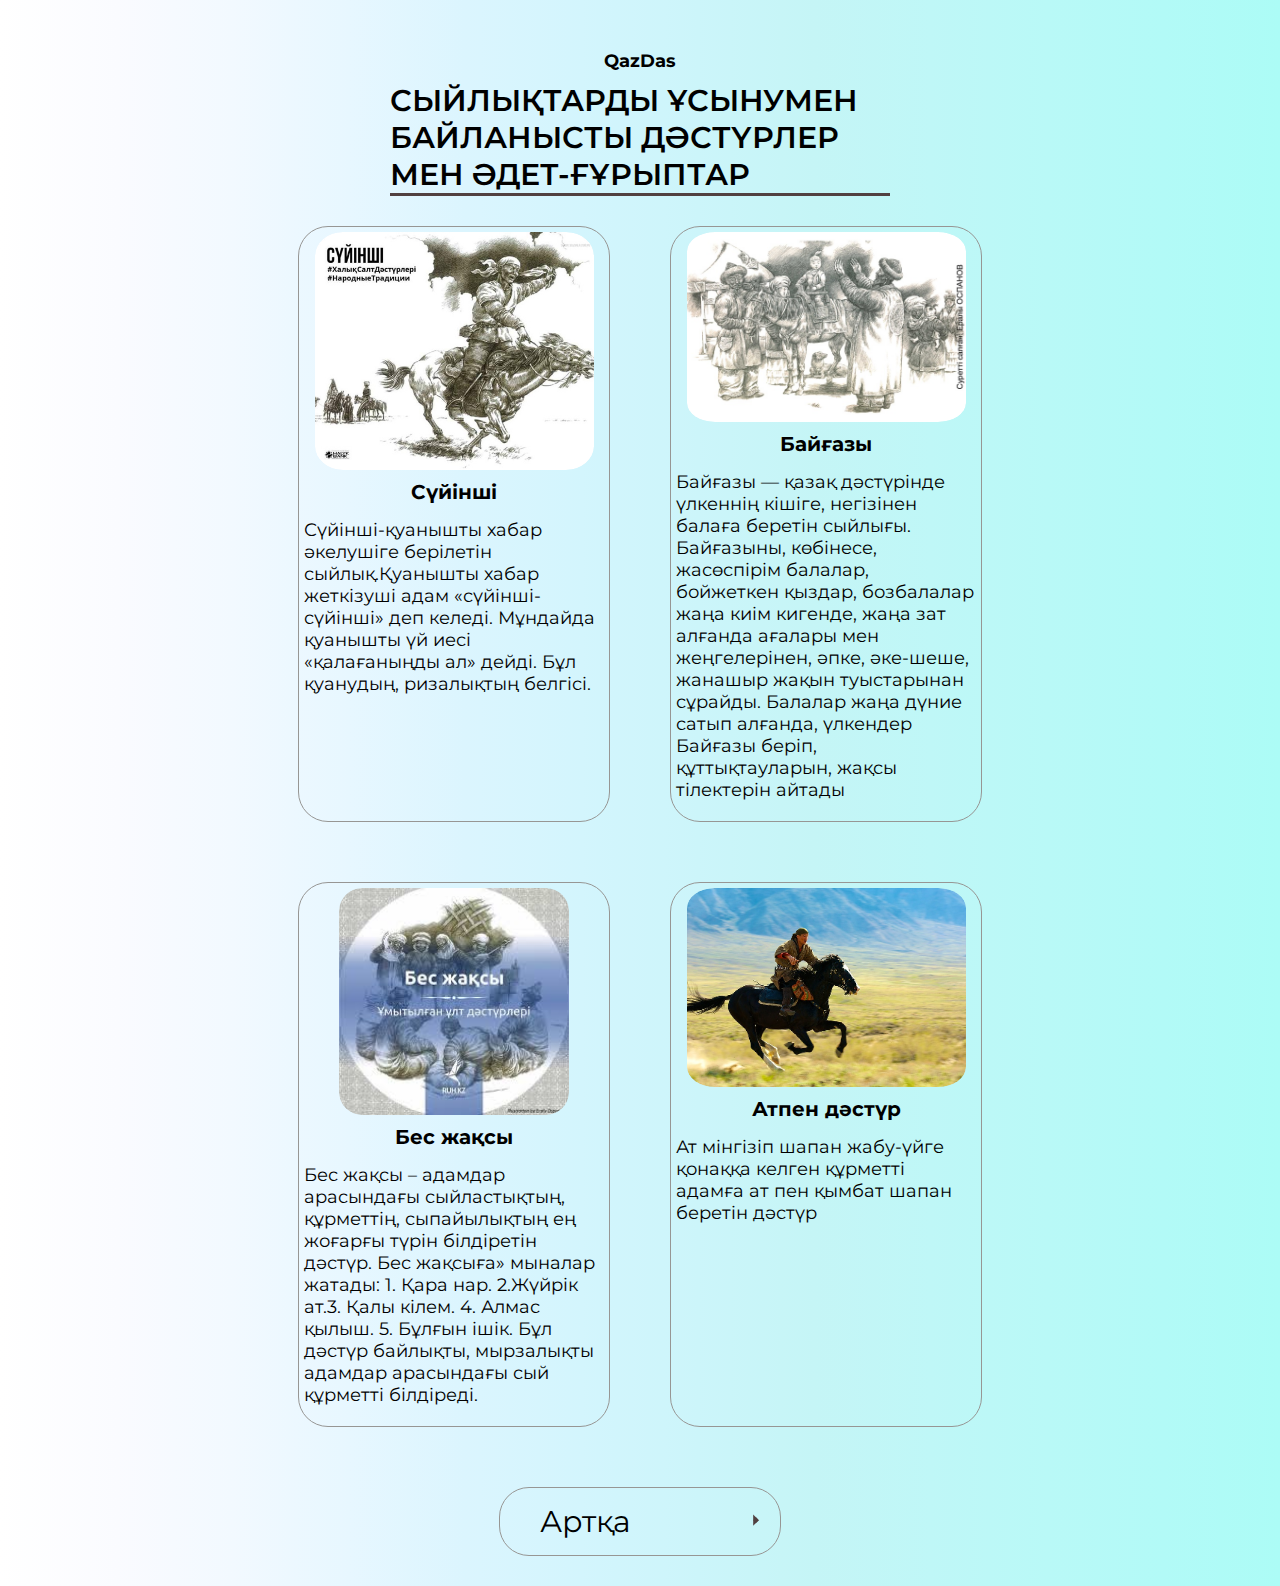
<file: index1.html>
<!DOCTYPE html>
<html lang="en">
<head>
    <meta charset="UTF-8">
    <meta name="viewport" content="width=device-width, initial-scale=1.0">
    <link rel="stylesheet" href="./styles/style.css">
    <title>QazDas-1</title>
</head>
<body>
 
    <section class="info">
        <div class="section-name info-name">
            <h3 class="section-subtitle info-subtitle">QazDas</h3>
            <h1 class="section-title info-title">СЫЙЛЫҚТАРДЫ ҰСЫНУМЕН БАЙЛАНЫСТЫ ДӘСТҮРЛЕР МЕН ӘДЕТ-ҒҰРЫПТАР</h1>
        </div>
    
        <div class="info__cards-box">
            <div class="info__card">
                <div class="info__card-div-img">
                <img src="./images/suyinshi.jpg" alt="" class="info__card-img">
                </div>
                <h3 class="info__card-title">
                    Сүйінші
                </h3>
                <p class="info__card-text">
                    Сүйінші-қуанышты хабар әкелушіге берілетін сыйлық.Қуанышты хабар жеткізуші адам
                    «сүйінші-сүйінші» деп келеді. Мұндайда қуанышты үй иесі «қалағаныңды ал» дейді.
                    Бұл қуанудың, ризалықтың белгісі. 
                </p>
            </div>
    
            <div class="info__card">
                <div class="info__card-div-img">
                <img src="./images/baygazy.jpg" alt="" class="info__card-img">
                </div>
                <h3 class="info__card-title">
                    Байғазы
                </h3>
                <p class="info__card-text">
                    Байғазы — қазақ дәстүрінде үлкеннің кішіге, негізінен балаға беретін сыйлығы.
                    Байғазыны, көбінесе, жасөспірім балалар, бойжеткен қыздар, бозбалалар жаңа киім кигенде,
                    жаңа зат алғанда ағалары мен жеңгелерінен, әпке, әке-шеше, жанашыр жақын туыстарынан сұрайды.
                    Балалар жаңа дүние сатып алғанда, үлкендер Байғазы беріп, құттықтауларын, жақсы тілектерін айтады
                </p>
            </div>
    
            <div class="info__card">
                <div class="info__card-div-img">
                <img src="./images/besjaksy.jpeg" alt="" class="info__card-img">
                </div>
                <h3 class="info__card-title">
                    Бес жақсы
                </h3>
                <p class="info__card-text">
                    Бес жақсы – адамдар арасындағы сыйластықтың, құрметтің, сыпайылықтың ең жоғарғы түрін білдіретін дәстүр.
                    Бес жақсыға» мыналар жатады: 1. Қара нар. 2.Жүйрік ат.3. Қалы кілем. 4. Алмас қылыш. 5. Бұлғын ішік.
                    Бұл дәстүр байлықты, мырзалықты адамдар арасындағы сый құрметті білдіреді.
                </p>
            </div>
    
            <div class="info__card">
                <div class="info__card-div-img">
                <img src="./images/atpen.jpg" alt="" class="info__card-img">
                </div>
                <h3 class="info__card-title">
                    Атпен дәстүр
                </h3>
                <p class="info__card-text">
                    Ат мінгізіп шапан жабу-үйге қонаққа келген құрметті адамға ат пен қымбат шапан беретін дәстүр
                </p>
            </div>
        </div>
        </section>

        <section class="exclusive__button-section">
            <div class="welcome__buttons-div">
                <div class="welcome__buttons">
                    <a href="./index.html" class="link welcome__link">Артқа</a>
                </div>
                </div>
        </section>
</body>
</html>
</file>
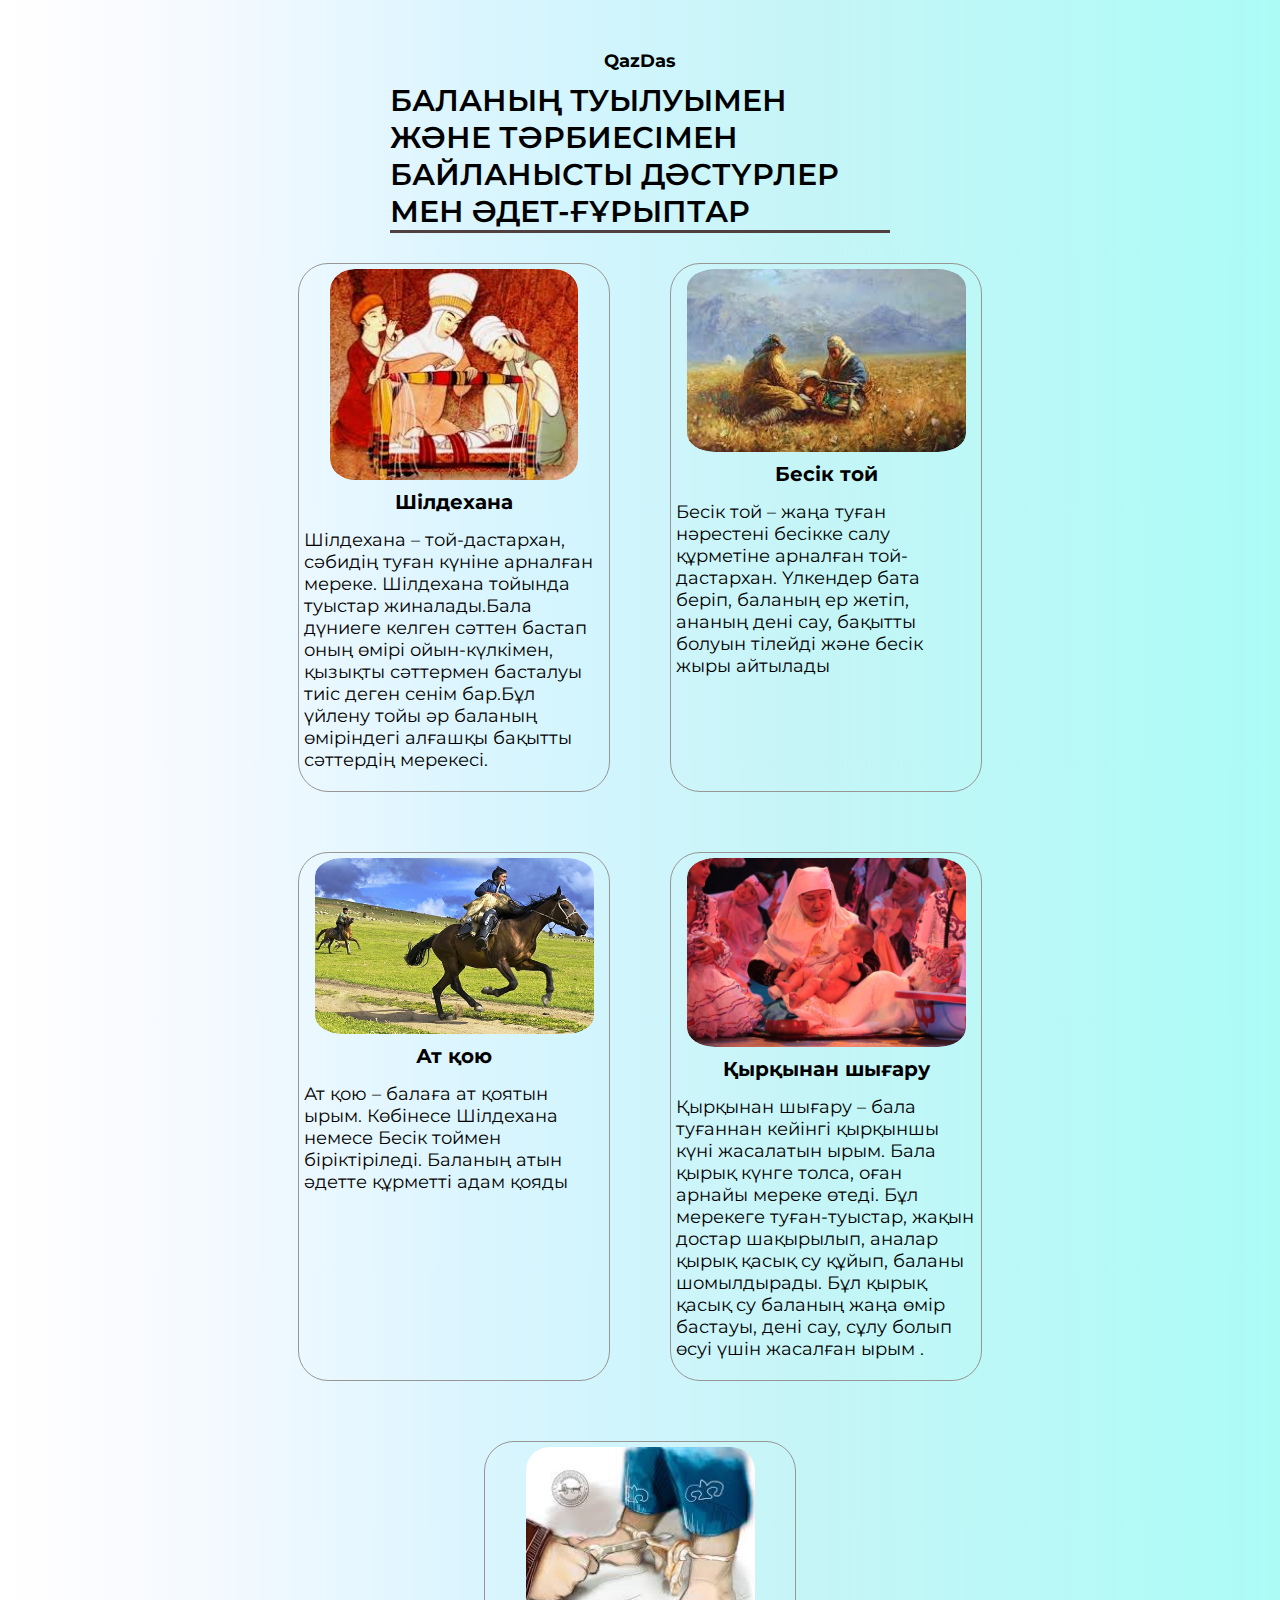
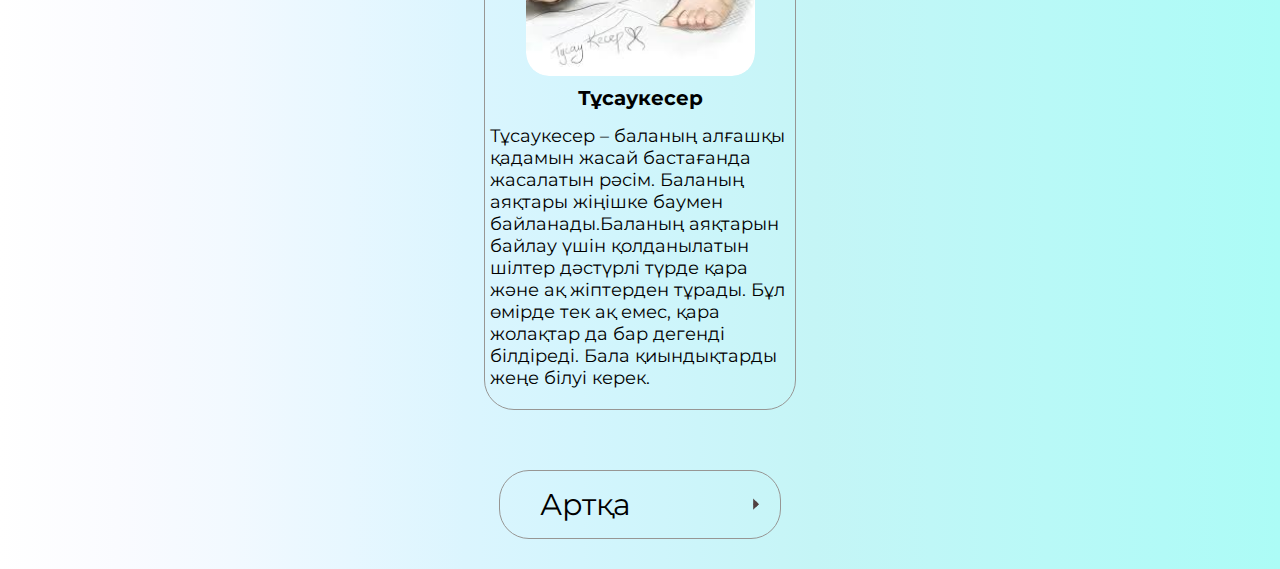
<file: index2.html>
<!DOCTYPE html>
<html lang="en">
<head>
    <meta charset="UTF-8">
    <meta name="viewport" content="width=device-width, initial-scale=1.0">
    <link rel="stylesheet" href="./styles/style.css">
    <title>QazDas-2</title>
</head>
<body>
    
    <section class="info">
        <div class="section-name info-name">
            <h3 class="section-subtitle info-subtitle">QazDas</h3>
            <h1 class="section-title info-title">БАЛАНЫҢ ТУЫЛУЫМЕН ЖӘНЕ ТӘРБИЕСІМЕН БАЙЛАНЫСТЫ ДӘСТҮРЛЕР МЕН ӘДЕТ-ҒҰРЫПТАР</h1>
        </div>
    
        <div class="info__cards-box">
            <div class="info__card">
                <div class="info__card-div-img">
                <img src="./images/shildehana.jpeg" alt="" class="info__card-img">
                </div>
                <h3 class="info__card-title">
                    Шілдехана
                </h3>
                <p class="info__card-text">
                    Шілдехана – той-дастархан, сәбидің туған күніне арналған мереке.
                    Шілдехана тойында туыстар  жиналады.Бала дүниеге келген сәттен бастап оның өмірі ойын-күлкімен,
                    қызықты сәттермен басталуы тиіс деген сенім бар.Бұл үйлену тойы әр баланың өміріндегі алғашқы бақытты
                     сәттердің мерекесі. 

                </p>
            </div>
    
            <div class="info__card">
                <div class="info__card-div-img">
                <img src="./images/besiktoy.jpeg" alt="" class="info__card-img">
                </div>
                <h3 class="info__card-title">
                    Бесік той
                </h3>
                <p class="info__card-text">
                    Бесік той – жаңа туған нәрестені бесікке салу құрметіне арналған той-дастархан.
                    Үлкендер бата беріп, баланың ер жетіп, ананың дені сау, бақытты болуын тілейді
                    және бесік жыры айтылады
                </p>
            </div>
    
            <div class="info__card">
                <div class="info__card-div-img">
                <img src="./images/atkoyu.jpg" alt="" class="info__card-img">
                </div>
                <h3 class="info__card-title">
                    Ат қою
                </h3>
                <p class="info__card-text">
                    Ат қою – балаға ат қоятын ырым. Көбінесе Шілдехана немесе Бесік тоймен біріктіріледі.
                    Баланың атын әдетте құрметті адам қояды 
                </p>
            </div>
    
            <div class="info__card">
                <div class="info__card-div-img">
                <img src="./images/kyrkynanshygaru.jpg" alt="" class="info__card-img">
                </div>
                <h3 class="info__card-title">
                    Қырқынан шығару
                </h3>
                <p class="info__card-text">
                    Қырқынан шығару – бала туғаннан кейінгі қырқыншы күні жасалатын ырым.
                    Бала қырық күнге толса, оған арнайы мереке өтеді. Бұл мерекеге туған-туыстар,
                    жақын достар шақырылып, аналар қырық қасық су құйып, баланы шомылдырады.
                    Бұл қырық қасық су баланың жаңа өмір бастауы, дені сау, сұлу болып өсуі үшін жасалған ырым . 


                </p>
            </div>
    
            <div class="info__card">
                <div class="info__card-div-img">
                <img src="./images/tusaukeser.jpeg" alt="" class="info__card-img">
                </div>
                <h3 class="info__card-title">
                    Тұсаукесер
                </h3>
                <p class="info__card-text">
                    Тұсаукесер – баланың алғашқы қадамын жасай бастағанда жасалатын рәсім.
                    Баланың аяқтары жіңішке баумен байланады.Баланың аяқтарын байлау үшін қолданылатын шілтер дәстүрлі
                    түрде қара және ақ жіптерден тұрады. Бұл өмірде тек ақ емес, қара жолақтар да бар дегенді білдіреді.
                    Бала қиындықтарды жеңе білуі керек. 

                </p>
            </div>
        </div>
        </section>

        <section class="exclusive__button-section">
            <div class="welcome__buttons-div">
                <div class="welcome__buttons">
                    <a href="./index.html" class="link welcome__link">Артқа</a>
                </div>
                </div>
        </section>
</body>
</html>
</file>
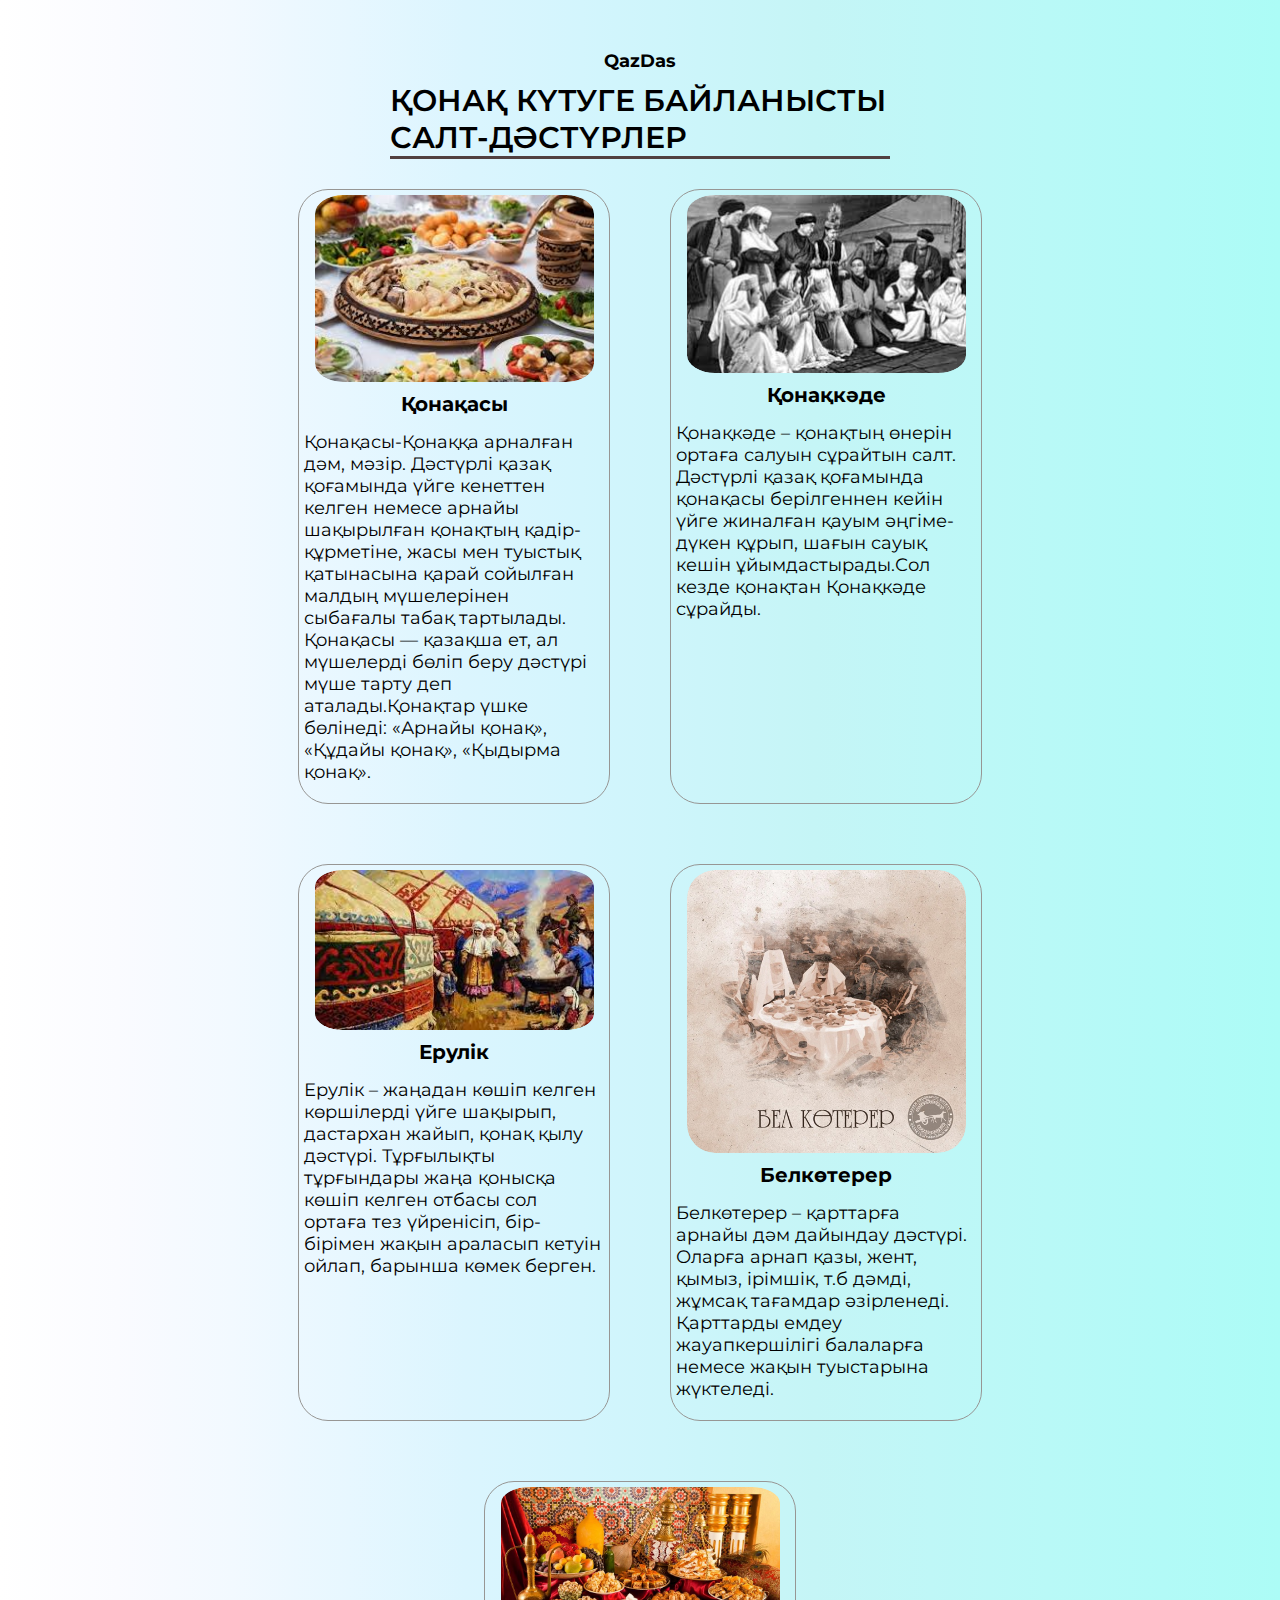
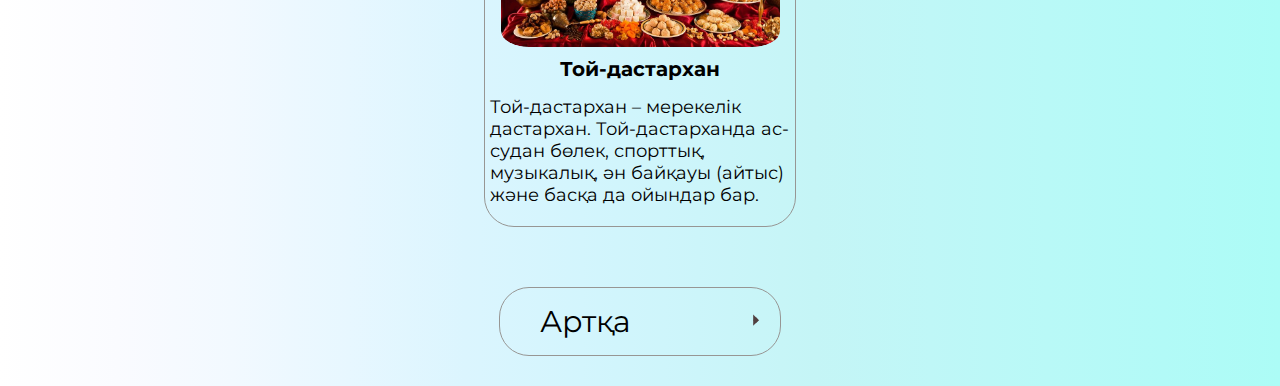
<file: index3.html>
<!DOCTYPE html>
<html lang="en">
<head>
    <meta charset="UTF-8">
    <meta name="viewport" content="width=device-width, initial-scale=1.0">
    <link rel="stylesheet" href="./styles/style.css">
    <title>QazDas-3</title>
</head>
<body>
    <section class="info">
        <div class="section-name info-name">
            <h3 class="section-subtitle info-subtitle">QazDas</h3>
            <h1 class="section-title info-title">ҚОНАҚ КҮТУГЕ БАЙЛАНЫСТЫ САЛТ-ДӘСТҮРЛЕР</h1>
        </div>
    
        <div class="info__cards-box">
            <div class="info__card">
                <div class="info__card-div-img">
                <img src="./images/konakasy.jpeg" alt="" class="info__card-img">
                </div>
                <h3 class="info__card-title">
                    Қонақасы
                </h3>
                <p class="info__card-text">
                    Қонақасы-Қонаққа арналған дәм, мәзір.
                    Дәстүрлі қазақ қоғамында үйге кенеттен келген немесе арнайы шақырылған қонақтың қадір-құрметіне,
                    жасы мен туыстық қатынасына қарай сойылған малдың мүшелерінен сыбағалы табақ тартылады.
                    Қонақасы — қазақша ет, ал мүшелерді бөліп беру дәстүрі мүше тарту деп аталады.Қонақтар үшке бөлінеді: «Арнайы қонақ», «Құдайы қонақ»,
                    «Қыдырма қонақ». 
                </p>
            </div>
    
            <div class="info__card">
                <div class="info__card-div-img">
                <img src="./images/konakade.jpeg" alt="" class="info__card-img">
                </div>
                <h3 class="info__card-title">
                    Қонақкәде
                </h3>
                <p class="info__card-text">
                    Қонақкәде – қонақтың өнерін ортаға салуын сұрайтын салт.
                    Дәстүрлі қазақ қоғамында қонақасы берілгеннен кейін үйге жиналған қауым әңгіме- дүкен құрып,
                    шағын сауық кешін ұйымдастырады.Сол кезде қонақтан Қонақкәде сұрайды. 
                </p>
            </div>
    
            <div class="info__card">
                <div class="info__card-div-img">
                <img src="./images/erulik.jpeg" alt="" class="info__card-img">
                </div>
                <h3 class="info__card-title">
                    Ерулік
                </h3>
                <p class="info__card-text">
                    Ерулік – жаңадан көшіп келген көршілерді үйге шақырып, дастархан жайып, қонақ қылу дәстүрі.
                    Тұрғылықты тұрғындары жаңа қонысқа көшіп келген отбасы сол ортаға тез үйренісіп,
                    бір-бірімен жақын араласып кетуін ойлап, барынша көмек берген. 
                </p>
            </div>
    
            <div class="info__card">
                <div class="info__card-div-img">
                <img src="./images/belcoterer.jpg" alt="" class="info__card-img">
                </div>
                <h3 class="info__card-title">
                    Белкөтерер
                </h3>
                <p class="info__card-text">
                    Белкөтерер – қарттарға арнайы дәм дайындау дәстүрі. Оларға арнап қазы, жент, қымыз, ірімшік, т.б дәмді,
                    жұмсақ тағамдар әзірленеді. Қарттарды емдеу жауапкершілігі балаларға немесе жақын туыстарына жүктеледі.
                </p>
            </div>
    
            <div class="info__card">
                <div class="info__card-div-img">
                <img src="./images/toy-dastarhan.jpg" alt="" class="info__card-img">
                </div>
                <h3 class="info__card-title">
                    Той-дастархан
                </h3>
                <p class="info__card-text">
                    Той-дастархан – мерекелік дастархан.
                    Той-дастарханда ас-судан бөлек, спорттық, музыкалық, ән байқауы (айтыс) және басқа да ойындар бар.

                </p>
            </div>
        </div>
        </section>

        <section class="exclusive__button-section">
            <div class="welcome__buttons-div">
                <div class="welcome__buttons">
                    <a href="./index.html" class="link welcome__link">Артқа</a>
                </div>
                </div>
        </section>
</body>
</html>
</file>
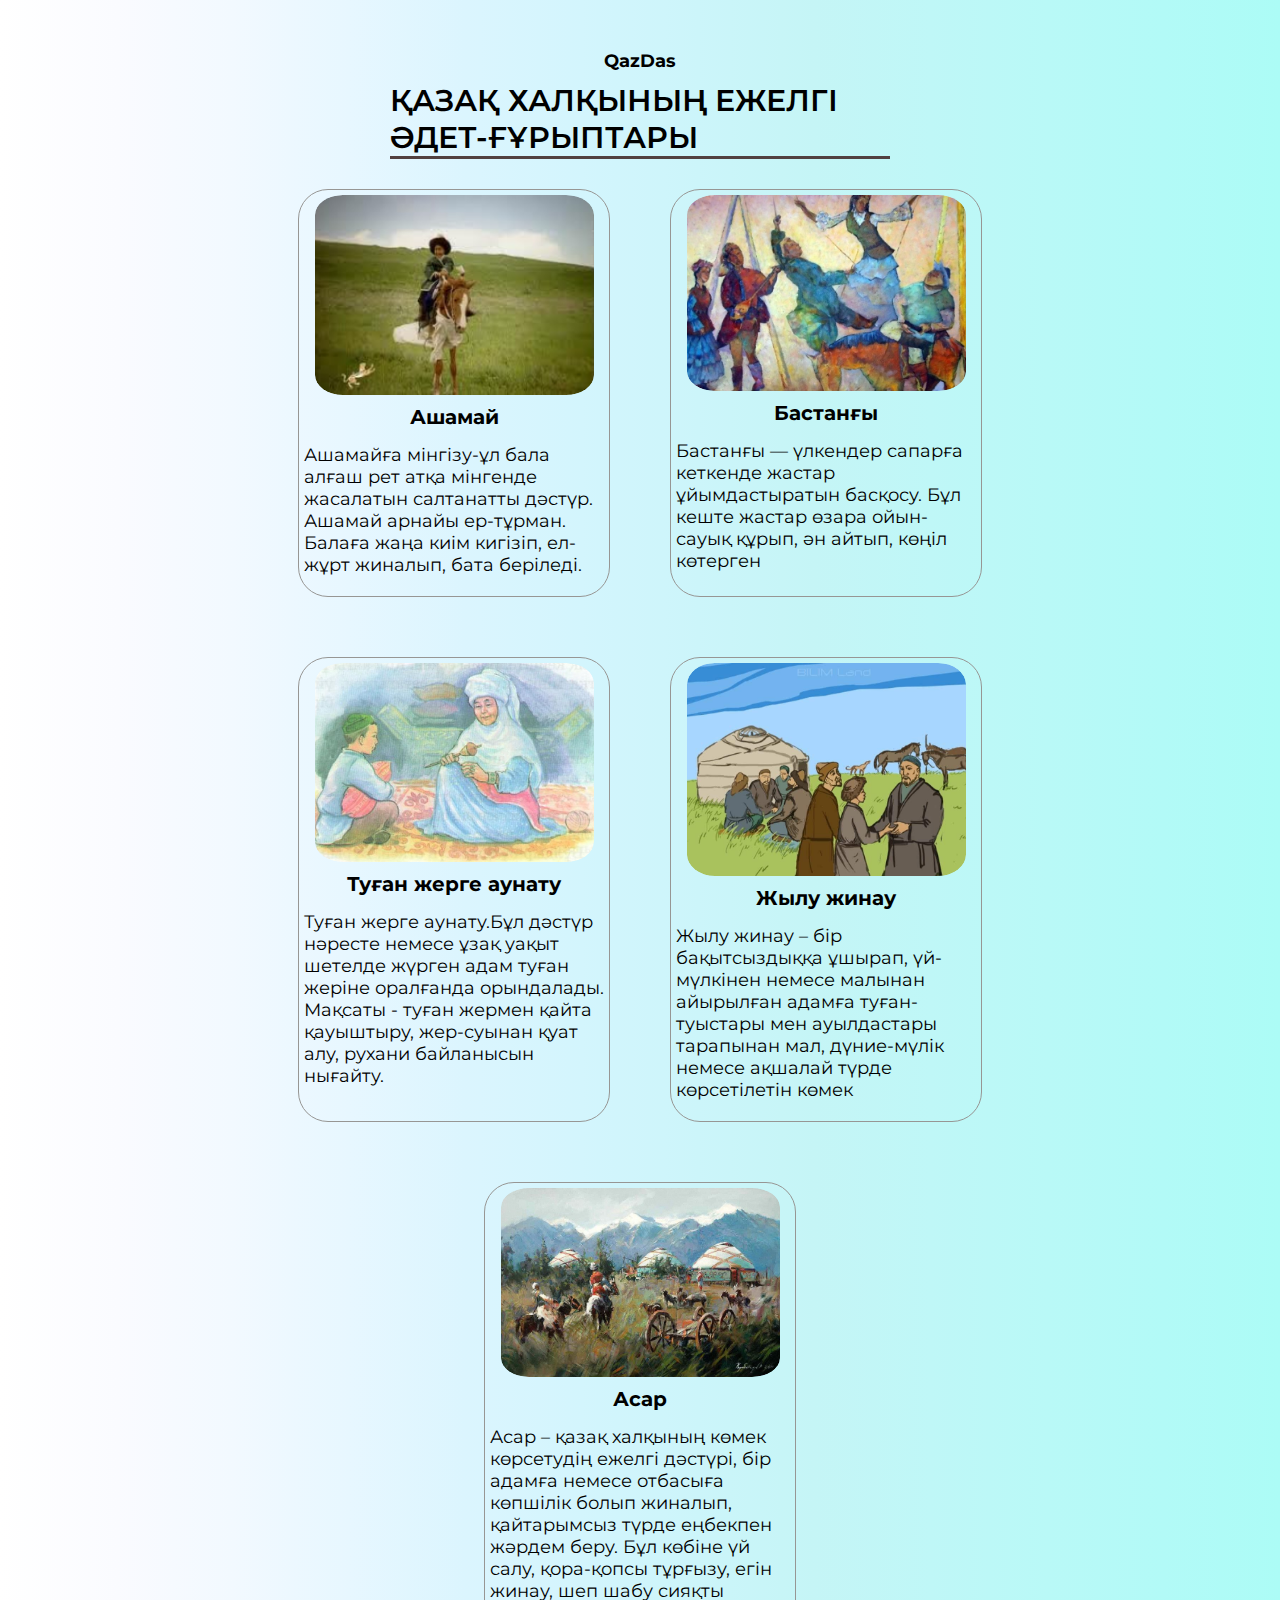
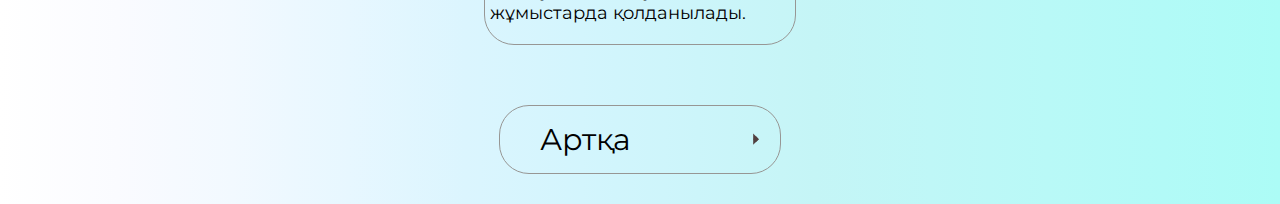
<file: index4.html>
<!DOCTYPE html>
<html lang="en">
<head>
    <meta charset="UTF-8">
    <meta name="viewport" content="width=device-width, initial-scale=1.0">
    <link rel="stylesheet" href="./styles/style.css">
    <title>QazDas-4</title>
</head>
<body>
   
    <section class="info">
        <div class="section-name info-name">
            <h3 class="section-subtitle info-subtitle">QazDas</h3>
            <h1 class="section-title info-title">ҚАЗАҚ ХАЛҚЫНЫҢ ЕЖЕЛГІ ӘДЕТ-ҒҰРЫПТАРЫ</h1>
        </div>
    
        <div class="info__cards-box">
            <div class="info__card">
                <div class="info__card-div-img">
                <img src="./images/ashamay.jpg" alt="" class="info__card-img">
                </div>
                <h3 class="info__card-title">
                    Ашамай
                </h3>
                <p class="info__card-text">
                    Ашамайға мінгізу-ұл бала алғаш рет атқа мінгенде жасалатын салтанатты дәстүр.
                    Ашамай арнайы ер-тұрман. Балаға жаңа киім кигізіп, ел-жұрт жиналып, бата беріледі.
                </p>
            </div>
    
            <div class="info__card">
                <div class="info__card-div-img">
                <img src="./images/bastangy.jpg" alt="" class="info__card-img">
                </div>
                <h3 class="info__card-title">
                    Бастанғы
                </h3>
                <p class="info__card-text">
                    Бастанғы — үлкендер сапарға кеткенде жастар ұйымдастыратын басқосу.
                    Бұл кеште жастар өзара ойын-сауық құрып, ән айтып, көңіл көтерген

                </p>
            </div>
    
            <div class="info__card">
                <div class="info__card-div-img">
                <img src="./images/tuganmen.jpeg" alt="" class="info__card-img">
                </div>
                <h3 class="info__card-title">
                    Туған жерге аунату
                </h3>
                <p class="info__card-text">
                    Туған жерге аунату.Бұл дәстүр нәресте немесе ұзақ
                    уақыт шетелде жүрген адам туған
                    жеріне оралғанда орындалады. Мақсаты - туған жермен қайта қауыштыру, жер-суынан қуат алу, рухани байланысын нығайту.
                </p>
            </div>
    
            <div class="info__card">
                <div class="info__card-div-img">
                <img src="./images/zhylyzhinau.jpg" alt="" class="info__card-img">
                </div>
                <h3 class="info__card-title">
                    Жылу жинау
                </h3>
                <p class="info__card-text">
                    Жылу жинау – бір бақытсыздыққа ұшырап, үй-мүлкінен немесе малынан айырылған адамға туған-туыстары мен
                    ауылдастары тарапынан мал, дүние-мүлік немесе ақшалай түрде көрсетілетін көмек
                </p>
            </div>
            <div class="info__card">
                <div class="info__card-div-img">
                <img src="./images/asar.jpg" alt="" class="info__card-img">
                </div>
                <h3 class="info__card-title">
                    Асар
                </h3>
                <p class="info__card-text">
                    Асар – қазақ халқының көмек көрсетудің ежелгі дәстүрі, бір адамға немесе отбасыға көпшілік болып жиналып,
                    қайтарымсыз түрде еңбекпен жәрдем беру. Бұл көбіне үй салу, қора-қопсы тұрғызу, егін жинау, шеп шабу сияқты жұмыстарда қолданылады.
                </p>
            </div>
        </div>
        </section>
        <section class="exclusive__button-section">
            <div class="welcome__buttons-div">
                <div class="welcome__buttons">
                    <a href="./index.html" class="link welcome__link">Артқа</a>
                </div>
                </div>
        </section>
</body>
</html>
</file>
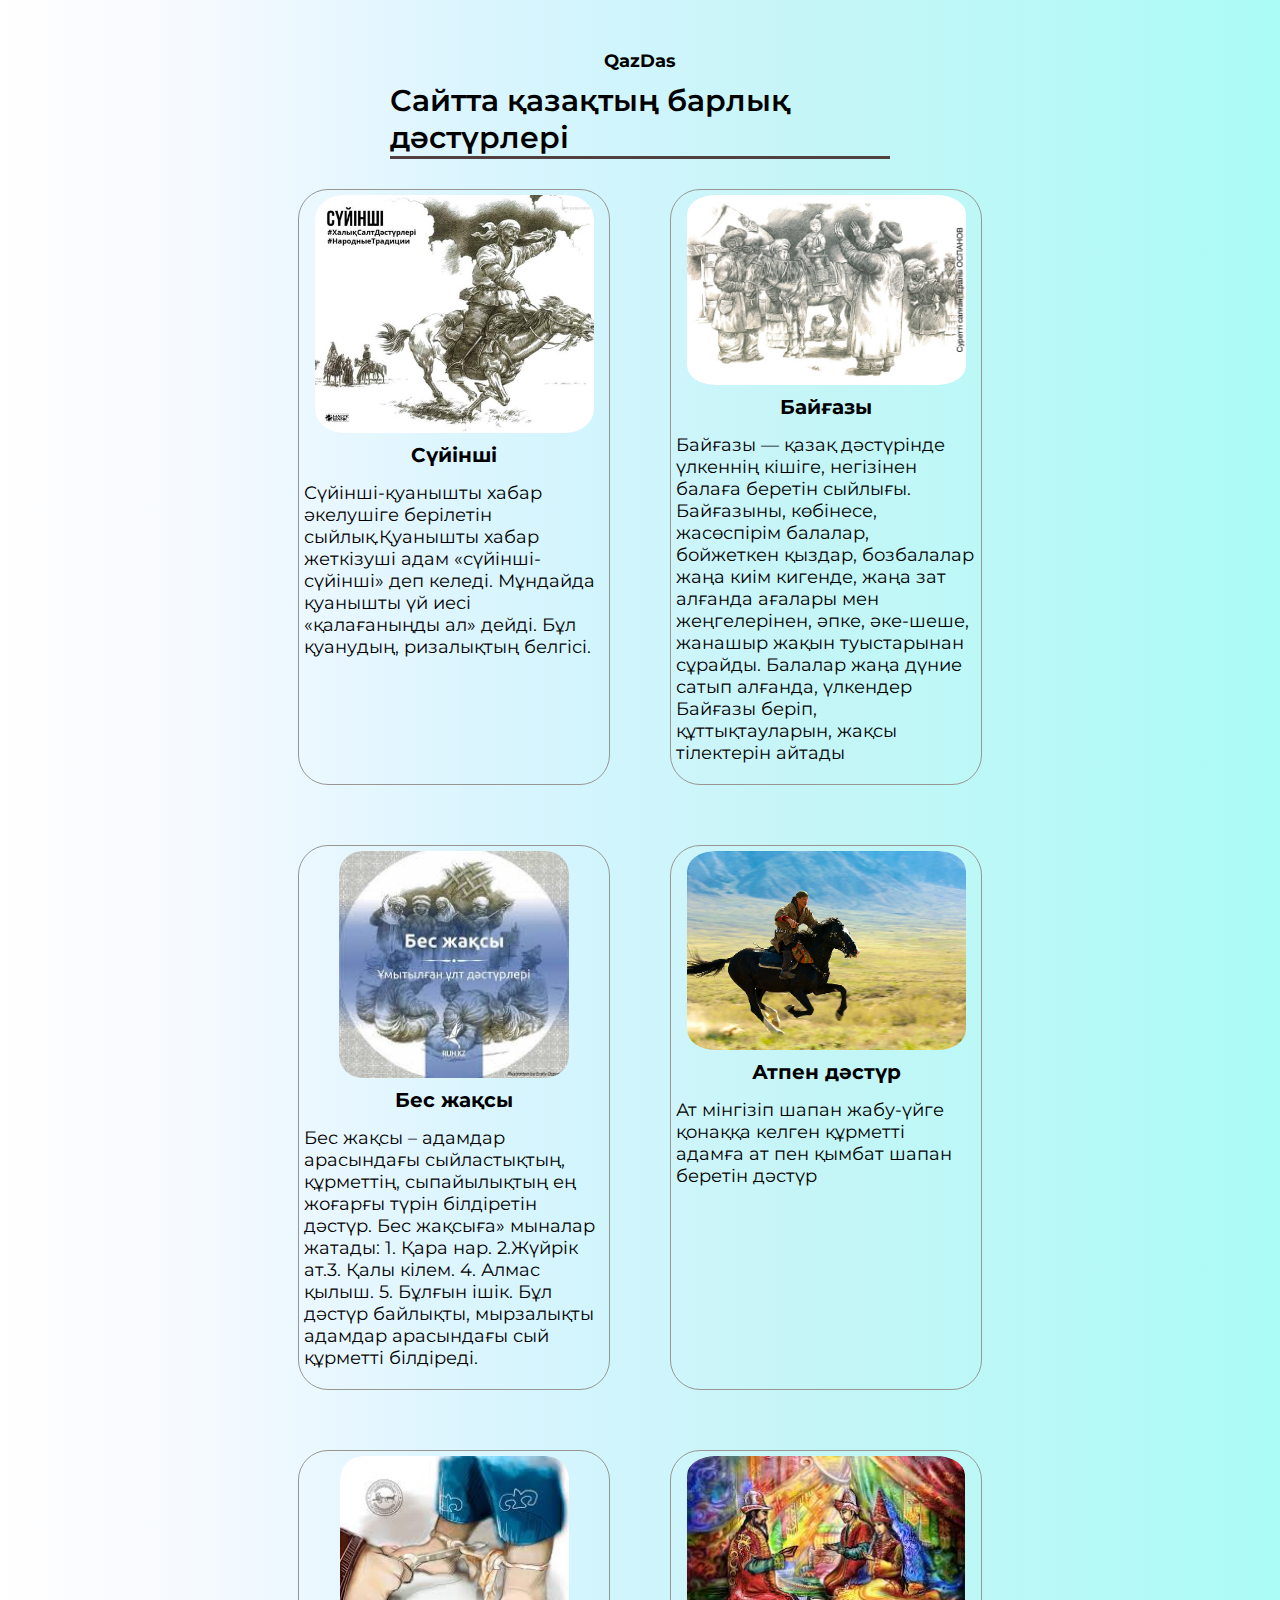
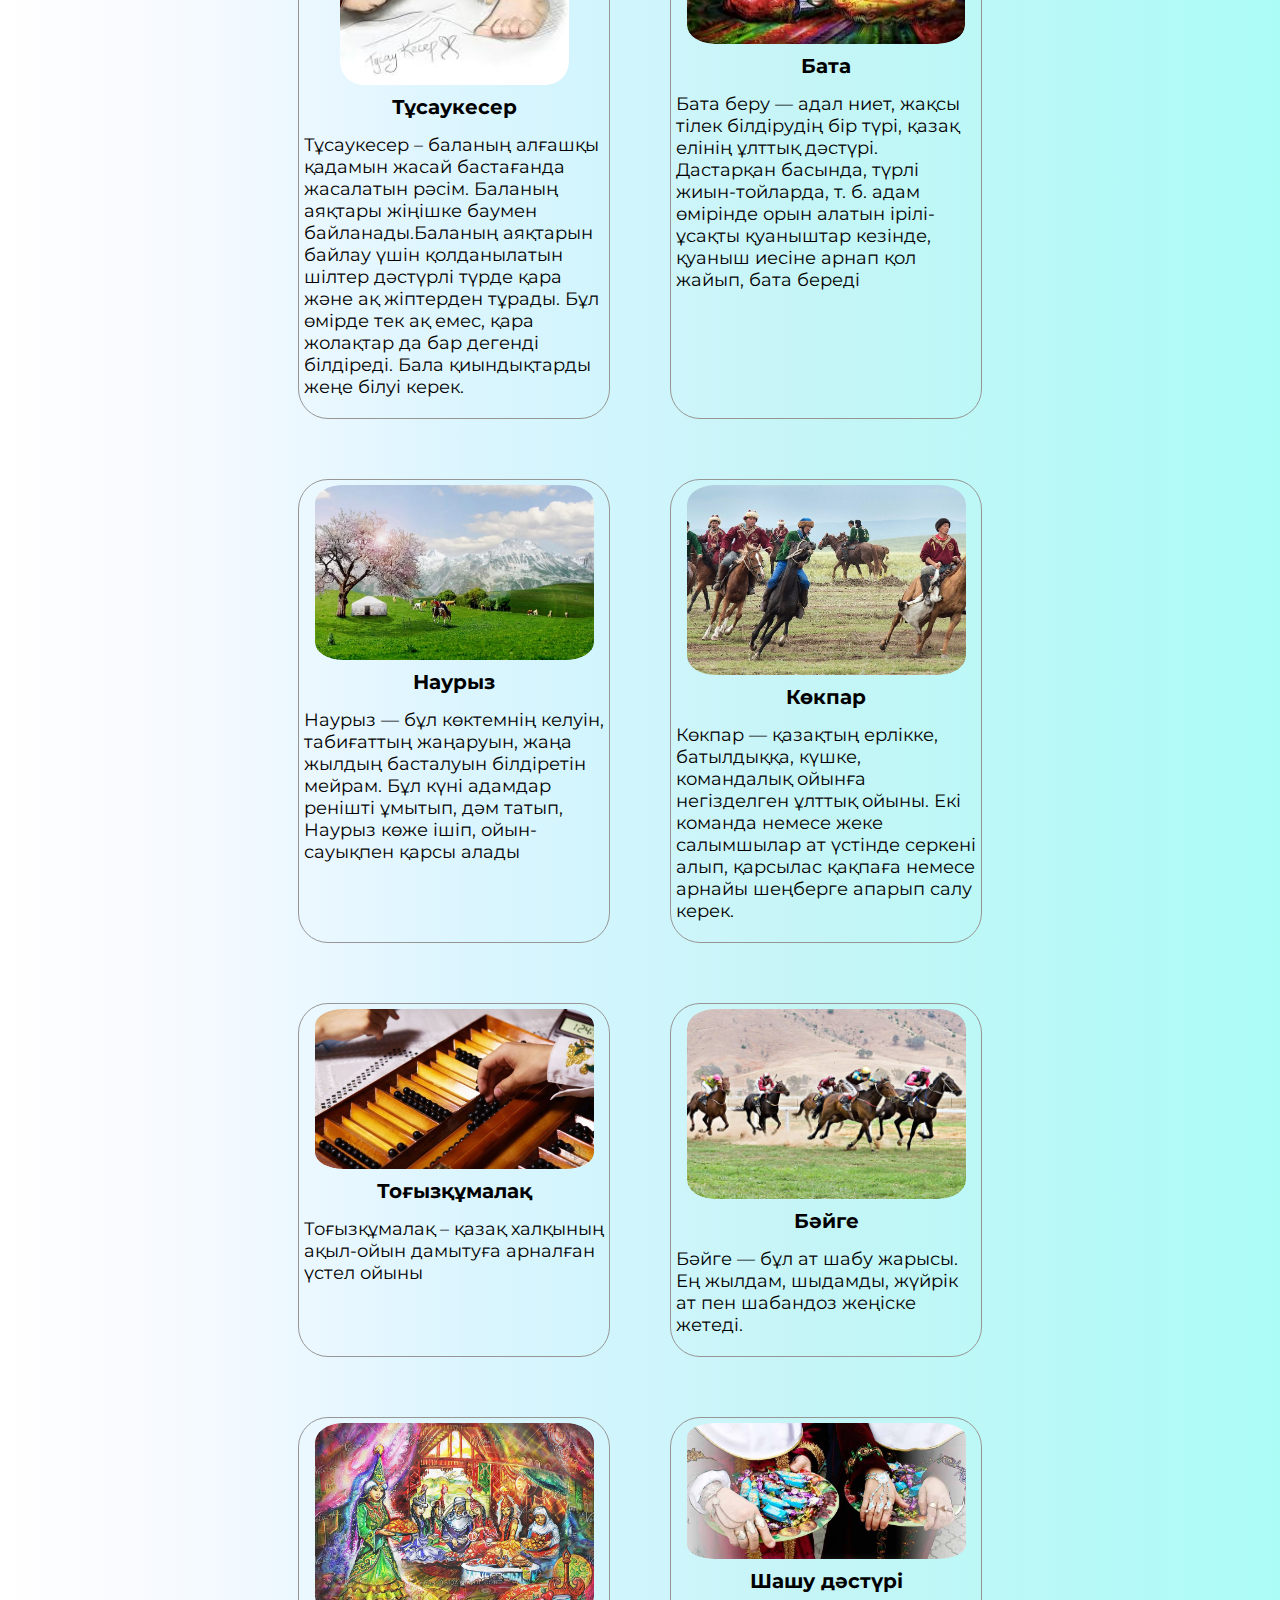
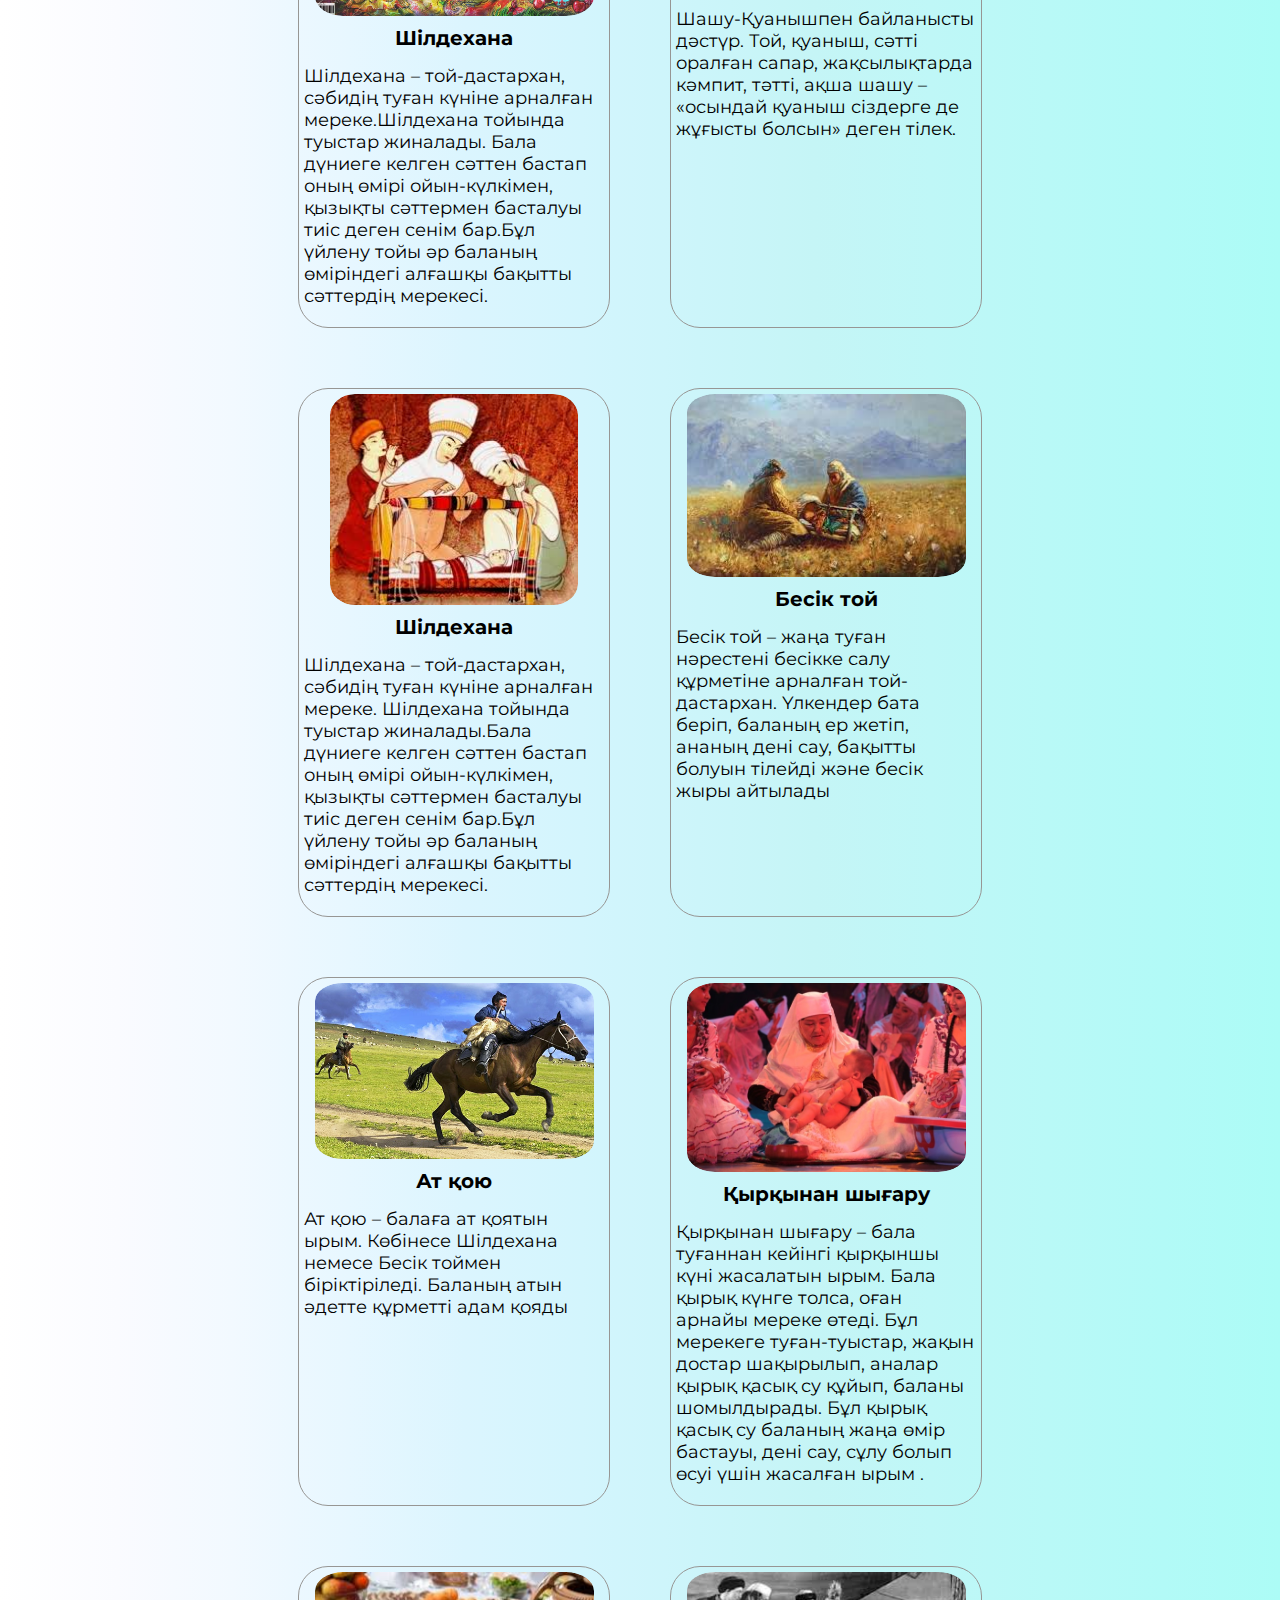
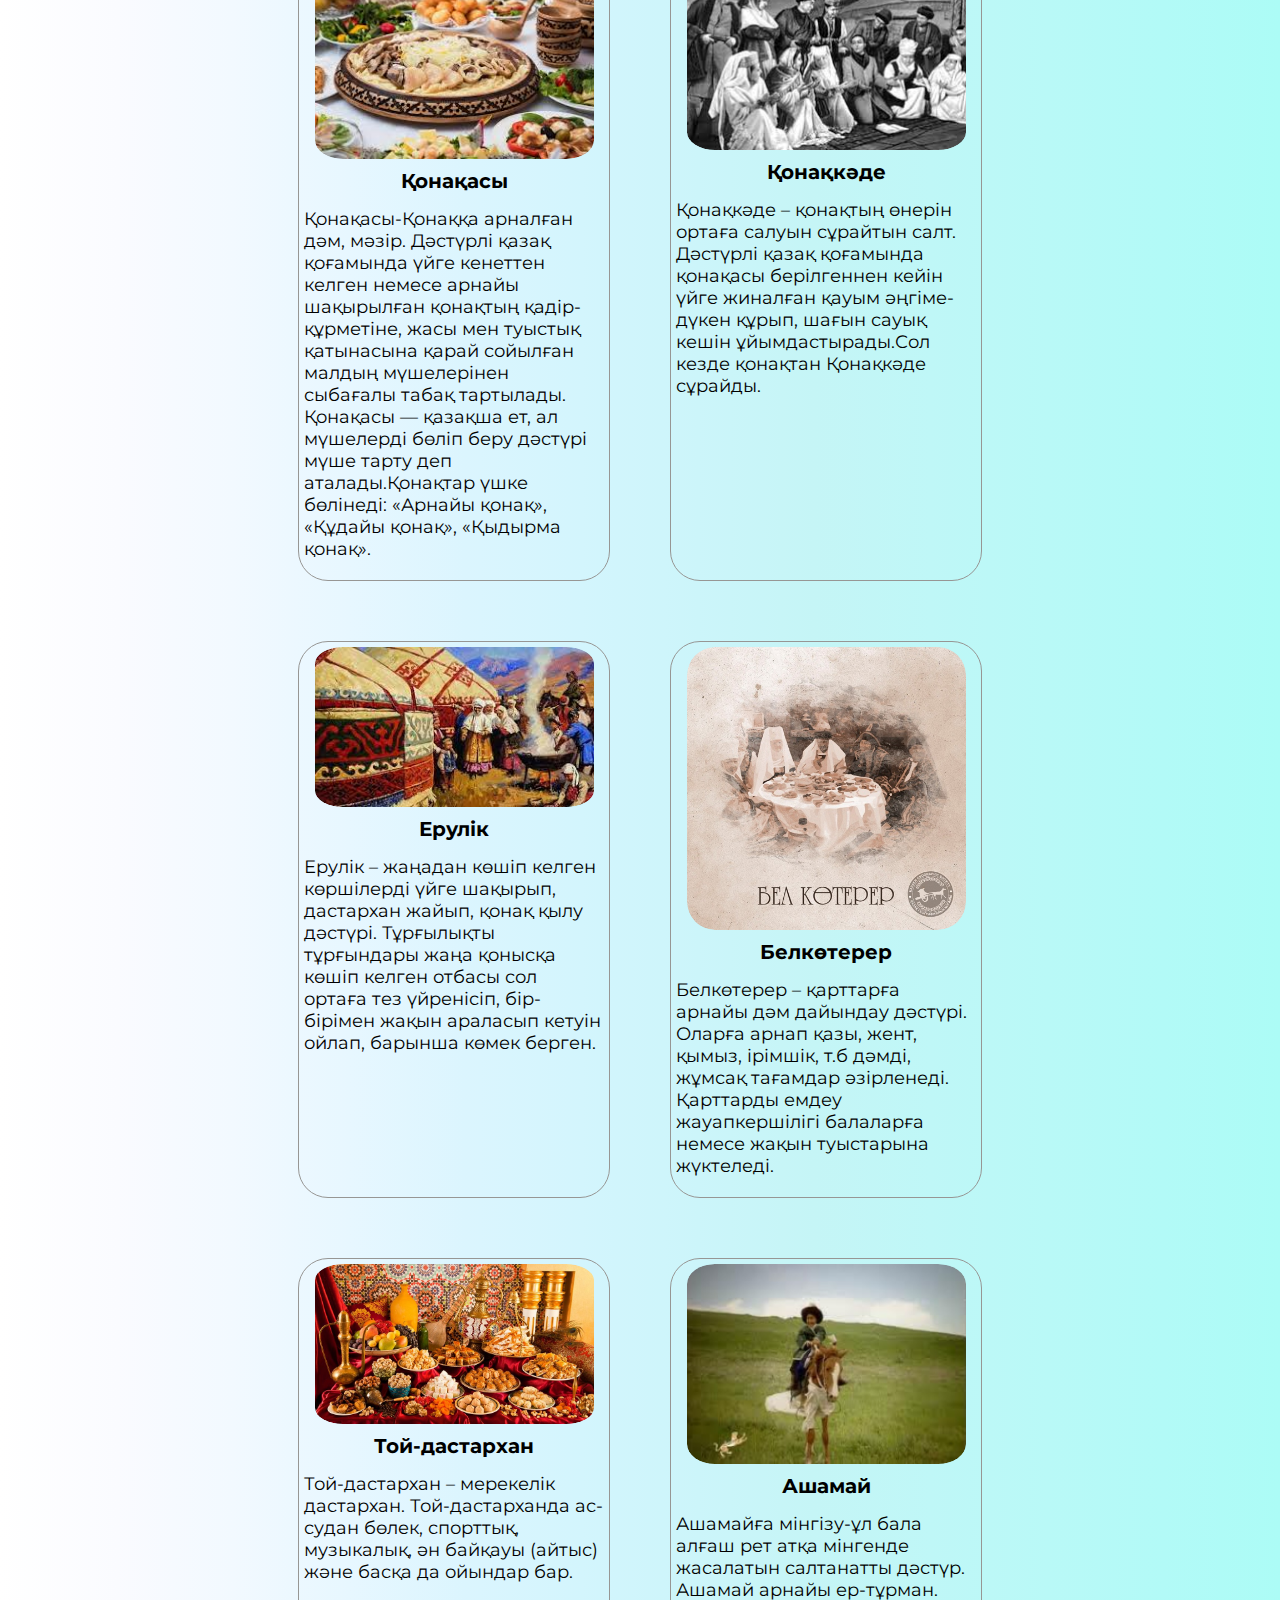
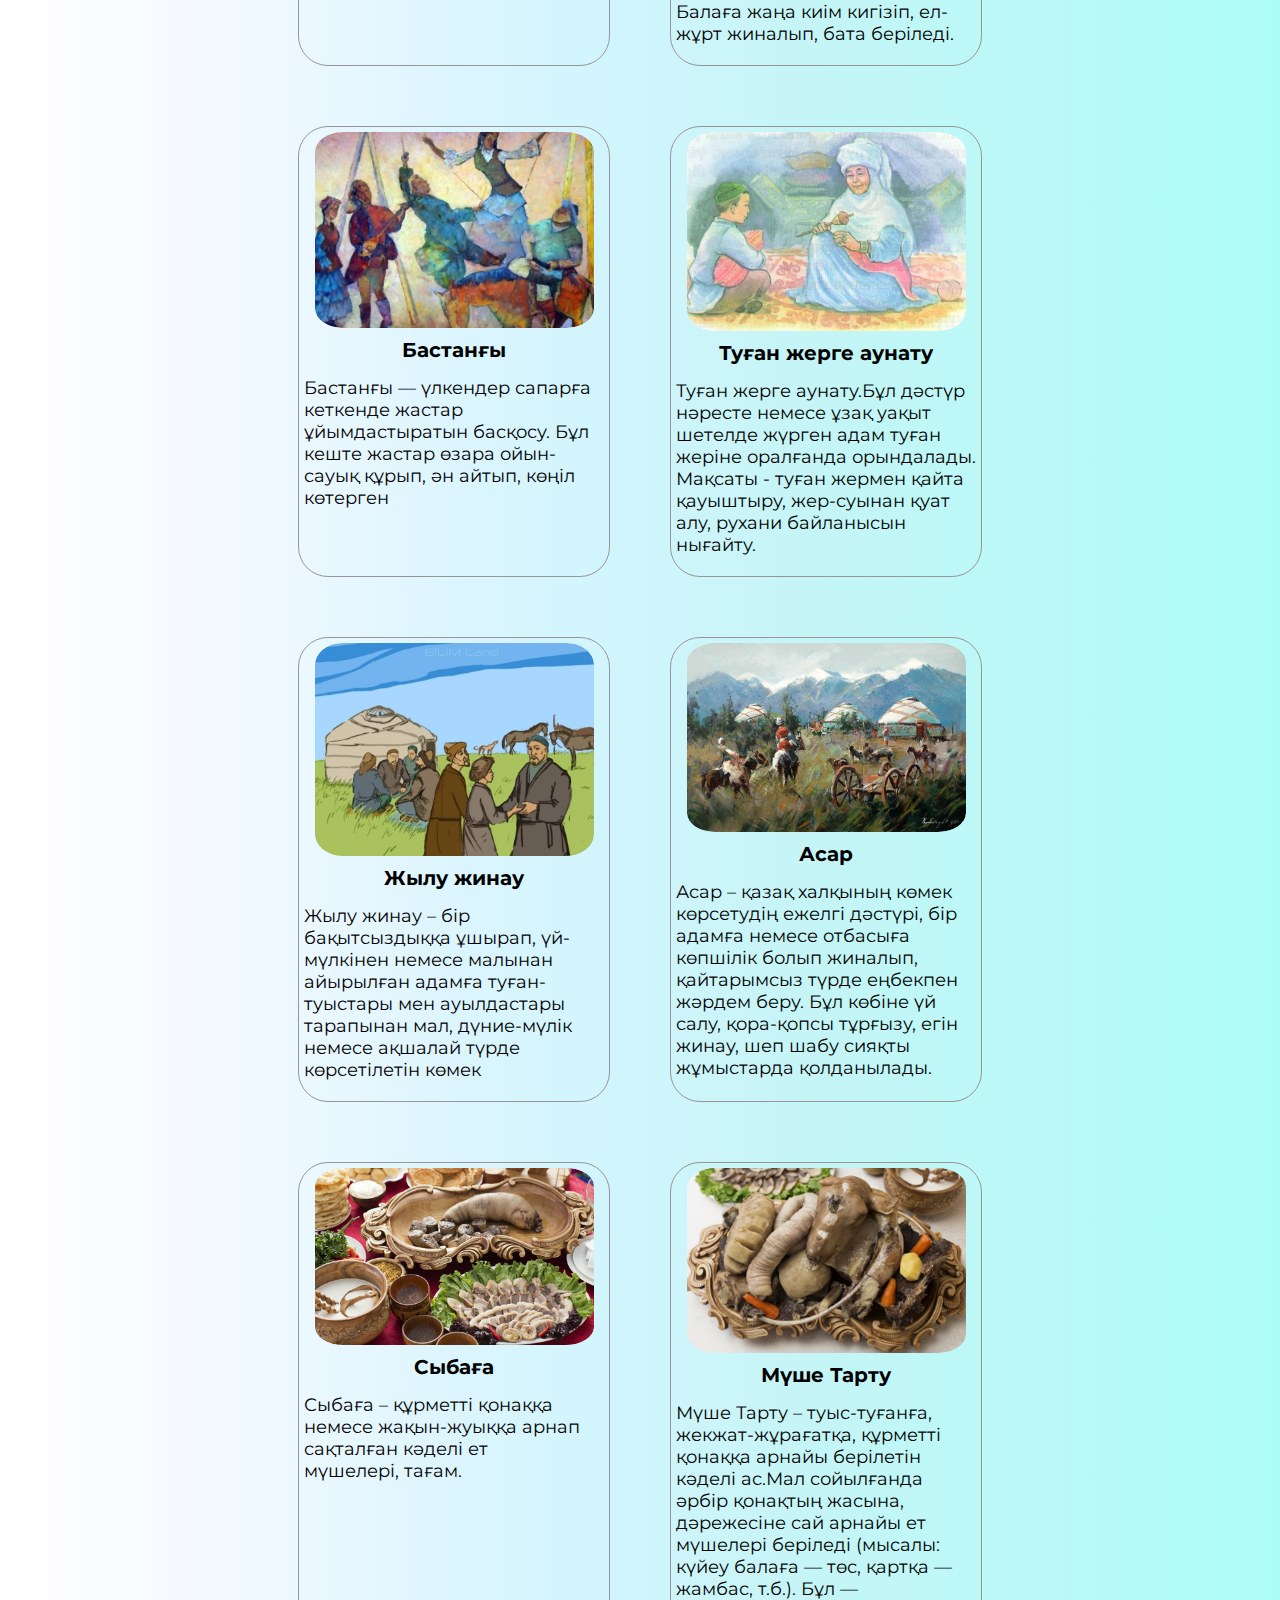
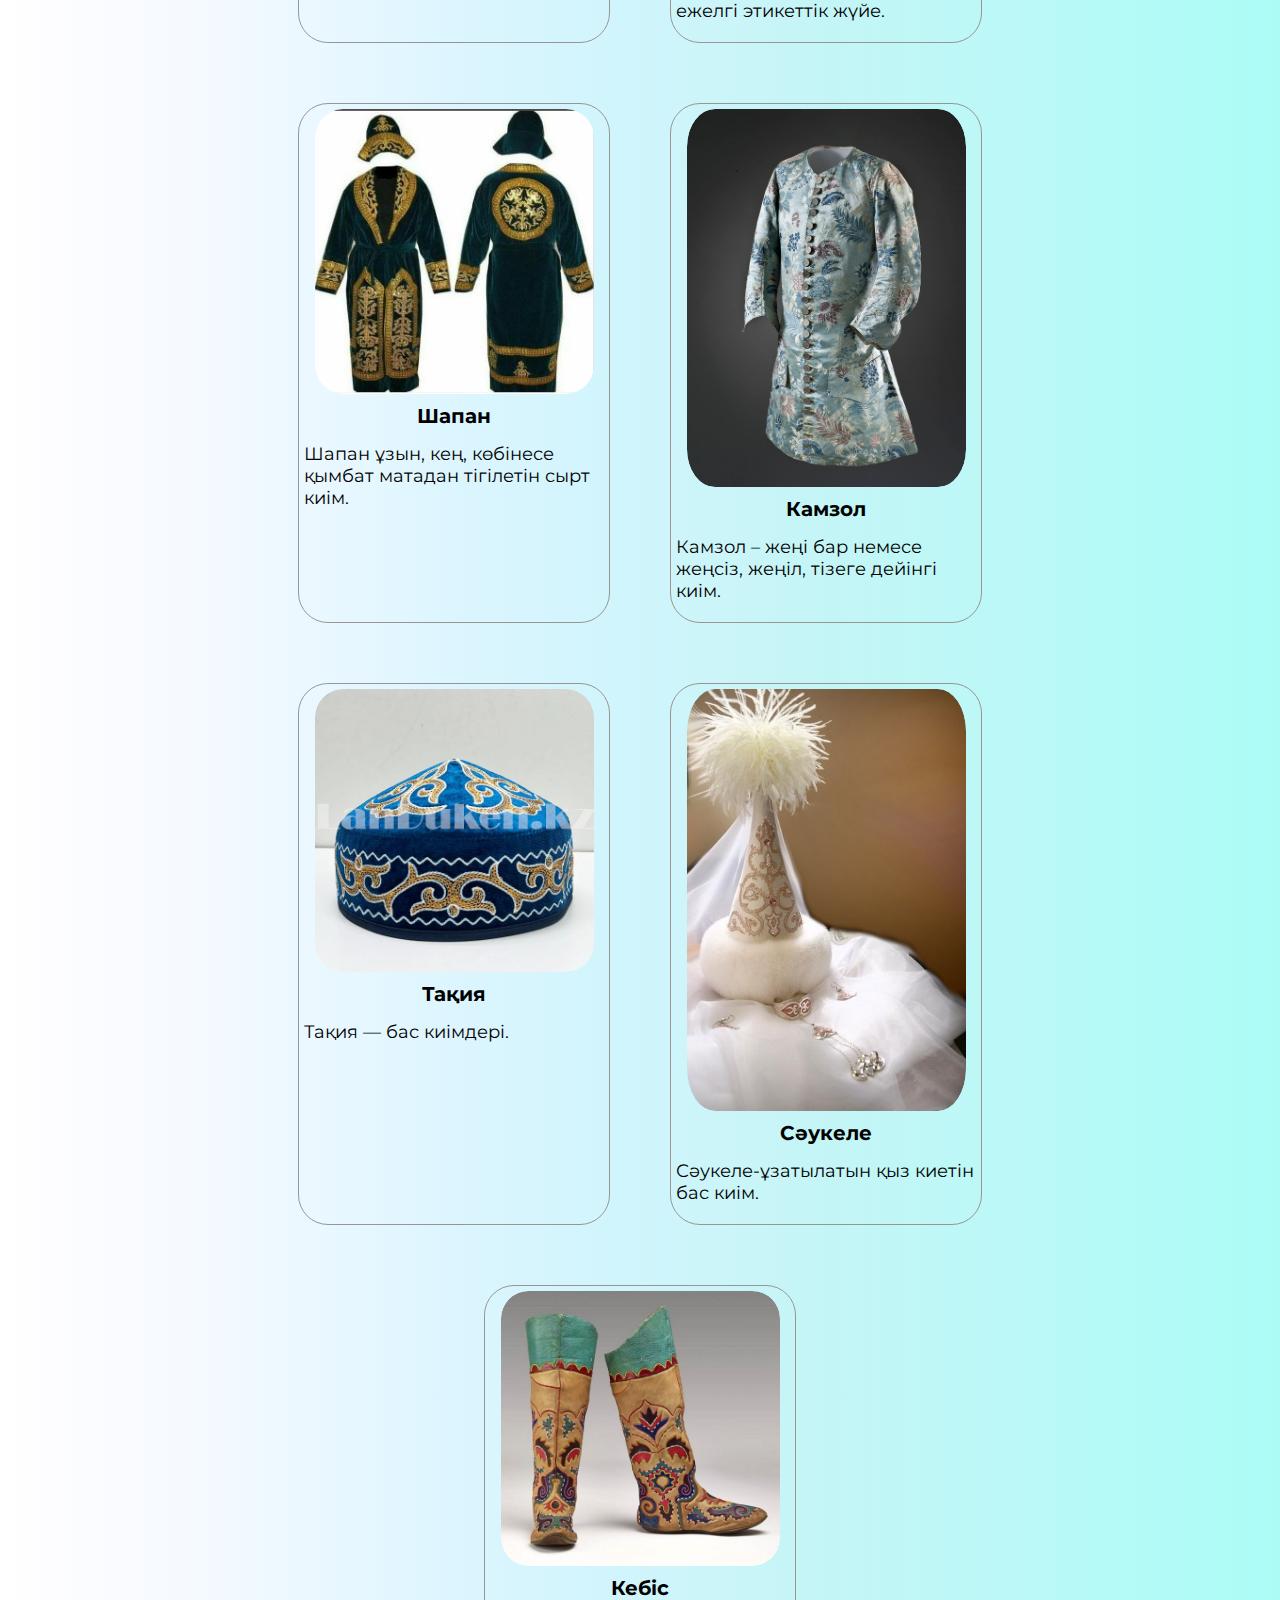
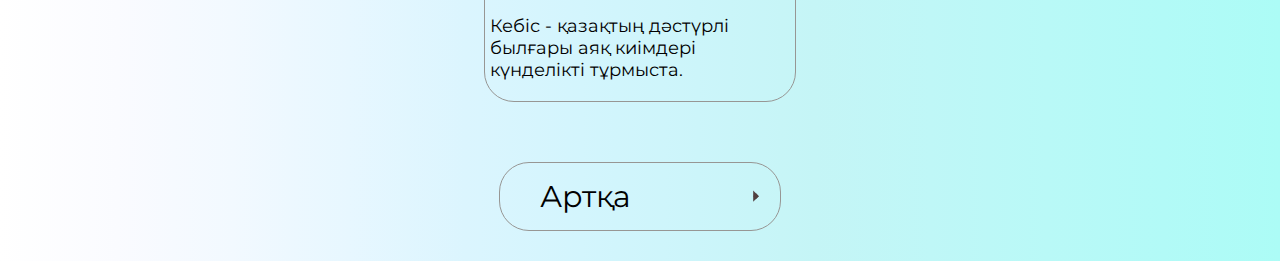
<file: index5.html>
<!DOCTYPE html>
<html lang="en">
<head>
    <meta charset="UTF-8">
    <meta name="viewport" content="width=device-width, initial-scale=1.0">
    <title>QazDas-5</title>
    <link rel="stylesheet" href="./styles/style.css">
</head>
<body>
    
    <section class="info">
        <div class="section-name info-name">
            <h3 class="section-subtitle info-subtitle">QazDas</h3>
            <h1 class="section-title info-title">Сайтта қазақтың барлық дәстүрлері</h1>
        </div>
    
        <div class="info__cards-box">
            <div class="info__card">
                <div class="info__card-div-img">
                <img src="./images/suyinshi.jpg" alt="" class="info__card-img">
                </div>
                <h3 class="info__card-title">
                    Сүйінші
                </h3>
                <p class="info__card-text">
                    Сүйінші-қуанышты хабар әкелушіге берілетін сыйлық.Қуанышты хабар жеткізуші адам
                    «сүйінші-сүйінші» деп келеді. Мұндайда қуанышты үй иесі «қалағаныңды ал» дейді.
                    Бұл қуанудың, ризалықтың белгісі. 
                </p>
            </div>
    
            <div class="info__card">
                <div class="info__card-div-img">
                <img src="./images/baygazy.jpg" alt="" class="info__card-img">
                </div>
                <h3 class="info__card-title">
                    Байғазы
                </h3>
                <p class="info__card-text">
                    Байғазы — қазақ дәстүрінде үлкеннің кішіге, негізінен балаға беретін сыйлығы.
                    Байғазыны, көбінесе, жасөспірім балалар, бойжеткен қыздар, бозбалалар жаңа киім кигенде,
                    жаңа зат алғанда ағалары мен жеңгелерінен, әпке, әке-шеше, жанашыр жақын туыстарынан сұрайды.
                    Балалар жаңа дүние сатып алғанда, үлкендер Байғазы беріп, құттықтауларын, жақсы тілектерін айтады
                </p>
            </div>
    
            <div class="info__card">
                <div class="info__card-div-img">
                <img src="./images/besjaksy.jpeg" alt="" class="info__card-img">
                </div>
                <h3 class="info__card-title">
                    Бес жақсы
                </h3>
                <p class="info__card-text">
                    Бес жақсы – адамдар арасындағы сыйластықтың, құрметтің, сыпайылықтың ең жоғарғы түрін білдіретін дәстүр.
                    Бес жақсыға» мыналар жатады: 1. Қара нар. 2.Жүйрік ат.3. Қалы кілем. 4. Алмас қылыш. 5. Бұлғын ішік.
                    Бұл дәстүр байлықты, мырзалықты адамдар арасындағы сый құрметті білдіреді.
                </p>
            </div>
    
            <div class="info__card">
                <div class="info__card-div-img">
                <img src="./images/atpen.jpg" alt="" class="info__card-img">
                </div>
                <h3 class="info__card-title">
                    Атпен дәстүр
                </h3>
                <p class="info__card-text">
                    Ат мінгізіп шапан жабу-үйге қонаққа келген құрметті адамға ат пен қымбат шапан беретін дәстүр
                </p>
            </div>

            <div class="info__card">
                <div class="info__card-div-img">
                <img src="./images/tusaukeser.jpeg" alt="" class="info__card-img">
                </div>
                <h3 class="info__card-title">
                    Тұсаукесер
                </h3>
                <p class="info__card-text">
                    Тұсаукесер – баланың алғашқы қадамын жасай бастағанда жасалатын рәсім.
                    Баланың аяқтары жіңішке баумен байланады.Баланың аяқтарын байлау үшін қолданылатын шілтер дәстүрлі
                    түрде қара және ақ жіптерден тұрады. Бұл өмірде тек ақ емес, қара жолақтар да бар дегенді білдіреді.
                    Бала қиындықтарды жеңе білуі керек. 
    
                </p>
            </div>
    
            <div class="info__card">
                <div class="info__card-div-img">
                <img src="./images/welcome-traditions.jpg" alt="" class="info__card-img">
                </div>
                <h3 class="info__card-title">
                    Бата
                </h3>
                <p class="info__card-text">
                    Бата беру — адал ниет, жақсы тілек білдірудің бір түрі, қазақ елінің ұлттық дәстүрі.
                    Дастарқан басында, түрлі жиын-тойларда, т. б. адам өмірінде орын алатын ірілі-ұсақты қуаныштар кезінде,
                    қуаныш иесіне арнап қол жайып, бата береді
                </p>
            </div>
    
            <div class="info__card">
                <div class="info__card-div-img">
                <img src="./images/nauryz.jpeg" alt="" class="info__card-img">
                </div>
                <h3 class="info__card-title">
                    Наурыз
                </h3>
                <p class="info__card-text">
                    Наурыз — бұл көктемнің келуін, табиғаттың жаңаруын, жаңа жылдың басталуын білдіретін мейрам.
                    Бұл күні адамдар ренішті ұмытып, дәм татып, Наурыз көже ішіп, ойын-сауықпен қарсы алады
                </p>
            </div>
                <div class="info__card">
                    <div class="info__card-div-img">
                    <img src="./images/kokpar.jpg" alt="" class="info__card-img">
                    </div>
                    <h3 class="info__card-title">
                        Көкпар
                    </h3>
                    <p class="info__card-text">
                        Көкпар — қазақтың ерлікке, батылдыққа, күшке, командалық ойынға негізделген ұлттық ойыны.
                        Екі команда немесе жеке салымшылар ат үстінде серкені алып, қарсылас қақпаға немесе арнайы
                        шеңберге апарып салу керек.
                </div>
        
                <div class="info__card">
                    <div class="info__card-div-img">
                    <img src="./images/togyzkumalak.jpg" alt="" class="info__card-img">
                    </div>
                    <h3 class="info__card-title">
                        Тоғызқұмалақ
                    </h3>
                    <p class="info__card-text">
                        Тоғызқұмалақ – қазақ халқының ақыл-ойын дамытуға арналған үстел ойыны
                </div>
        
                <div class="info__card">
                    <div class="info__card-div-img">
                    <img src="./images/bayge.jpg" alt="" class="info__card-img">
                    </div>
                    <h3 class="info__card-title">
                        Бәйге
                    </h3>
                    <p class="info__card-text">
                        Бәйге — бұл ат шабу жарысы. Ең жылдам, шыдамды, жүйрік ат пен шабандоз жеңіске жетеді.
                    </p>
                </div>
    
                <div class="info__card">
                    <div class="info__card-div-img">
                    <img src="./images/shyldehana.jpg" alt="" class="info__card-img">
                    </div>
                    <h3 class="info__card-title">
                        Шілдехана
                    </h3>
                    <p class="info__card-text">
                        Шілдехана – той-дастархан, сәбидің туған күніне арналған мереке.Шілдехана тойында туыстар  жиналады.
                        Бала дүниеге келген сәттен бастап оның өмірі ойын-күлкімен, қызықты сәттермен басталуы тиіс
                        деген сенім бар.Бұл үйлену тойы әр баланың өміріндегі алғашқы бақытты сәттердің мерекесі.
                    </p>
                </div>
        
                <div class="info__card">
                    <div class="info__card-div-img">
                    <img src="./images/shashu.jpg" alt="" class="info__card-img">
                    </div>
                    <h3 class="info__card-title">
                        Шашу дәстүрі
                    </h3>
                    <p class="info__card-text">
                        Шашу-Қуанышпен байланысты дәстүр. Той, қуаныш, сәтті оралған сапар, жақсылықтарда кәмпит,
                        тәтті, ақша шашу – «осындай қуаныш сіздерге де жұғысты болсын» деген тілек.
                    </p>
                </div>

            <div class="info__card">
                <div class="info__card-div-img">
                <img src="./images/shildehana.jpeg" alt="" class="info__card-img">
                </div>
                <h3 class="info__card-title">
                    Шілдехана
                </h3>
                <p class="info__card-text">
                    Шілдехана – той-дастархан, сәбидің туған күніне арналған мереке.
                    Шілдехана тойында туыстар  жиналады.Бала дүниеге келген сәттен бастап оның өмірі ойын-күлкімен,
                    қызықты сәттермен басталуы тиіс деген сенім бар.Бұл үйлену тойы әр баланың өміріндегі алғашқы бақытты
                     сәттердің мерекесі. 

                </p>
            </div>
    
            <div class="info__card">
                <div class="info__card-div-img">
                <img src="./images/besiktoy.jpeg" alt="" class="info__card-img">
                </div>
                <h3 class="info__card-title">
                    Бесік той
                </h3>
                <p class="info__card-text">
                    Бесік той – жаңа туған нәрестені бесікке салу құрметіне арналған той-дастархан.
                    Үлкендер бата беріп, баланың ер жетіп, ананың дені сау, бақытты болуын тілейді
                    және бесік жыры айтылады
                </p>
            </div>
    
            <div class="info__card">
                <div class="info__card-div-img">
                <img src="./images/atkoyu.jpg" alt="" class="info__card-img">
                </div>
                <h3 class="info__card-title">
                    Ат қою
                </h3>
                <p class="info__card-text">
                    Ат қою – балаға ат қоятын ырым. Көбінесе Шілдехана немесе Бесік тоймен біріктіріледі.
                    Баланың атын әдетте құрметті адам қояды 
                </p>
            </div>
    
            <div class="info__card">
                <div class="info__card-div-img">
                <img src="./images/kyrkynanshygaru.jpg" alt="" class="info__card-img">
                </div>
                <h3 class="info__card-title">
                    Қырқынан шығару
                </h3>
                <p class="info__card-text">
                    Қырқынан шығару – бала туғаннан кейінгі қырқыншы күні жасалатын ырым.
                    Бала қырық күнге толса, оған арнайы мереке өтеді. Бұл мерекеге туған-туыстар,
                    жақын достар шақырылып, аналар қырық қасық су құйып, баланы шомылдырады.
                    Бұл қырық қасық су баланың жаңа өмір бастауы, дені сау, сұлу болып өсуі үшін жасалған ырым . 


                </p>
            </div>

            <div class="info__card">
                <div class="info__card-div-img">
                <img src="./images/konakasy.jpeg" alt="" class="info__card-img">
                </div>
                <h3 class="info__card-title">
                    Қонақасы
                </h3>
                <p class="info__card-text">
                    Қонақасы-Қонаққа арналған дәм, мәзір.
                    Дәстүрлі қазақ қоғамында үйге кенеттен келген немесе арнайы шақырылған қонақтың қадір-құрметіне,
                    жасы мен туыстық қатынасына қарай сойылған малдың мүшелерінен сыбағалы табақ тартылады.
                    Қонақасы — қазақша ет, ал мүшелерді бөліп беру дәстүрі мүше тарту деп аталады.Қонақтар үшке бөлінеді: «Арнайы қонақ», «Құдайы қонақ»,
                    «Қыдырма қонақ». 
                </p>
            </div>
    
            <div class="info__card">
                <div class="info__card-div-img">
                <img src="./images/konakade.jpeg" alt="" class="info__card-img">
                </div>
                <h3 class="info__card-title">
                    Қонақкәде
                </h3>
                <p class="info__card-text">
                    Қонақкәде – қонақтың өнерін ортаға салуын сұрайтын салт.
                    Дәстүрлі қазақ қоғамында қонақасы берілгеннен кейін үйге жиналған қауым әңгіме- дүкен құрып,
                    шағын сауық кешін ұйымдастырады.Сол кезде қонақтан Қонақкәде сұрайды. 
                </p>
            </div>
    
            <div class="info__card">
                <div class="info__card-div-img">
                <img src="./images/erulik.jpeg" alt="" class="info__card-img">
                </div>
                <h3 class="info__card-title">
                    Ерулік
                </h3>
                <p class="info__card-text">
                    Ерулік – жаңадан көшіп келген көршілерді үйге шақырып, дастархан жайып, қонақ қылу дәстүрі.
                    Тұрғылықты тұрғындары жаңа қонысқа көшіп келген отбасы сол ортаға тез үйренісіп,
                    бір-бірімен жақын араласып кетуін ойлап, барынша көмек берген. 
                </p>
            </div>
    
            <div class="info__card">
                <div class="info__card-div-img">
                <img src="./images/belcoterer.jpg" alt="" class="info__card-img">
                </div>
                <h3 class="info__card-title">
                    Белкөтерер
                </h3>
                <p class="info__card-text">
                    Белкөтерер – қарттарға арнайы дәм дайындау дәстүрі. Оларға арнап қазы, жент, қымыз, ірімшік, т.б дәмді,
                    жұмсақ тағамдар әзірленеді. Қарттарды емдеу жауапкершілігі балаларға немесе жақын туыстарына жүктеледі.
                </p>
            </div>
    
            <div class="info__card">
                <div class="info__card-div-img">
                <img src="./images/toy-dastarhan.jpg" alt="" class="info__card-img">
                </div>
                <h3 class="info__card-title">
                    Той-дастархан
                </h3>
                <p class="info__card-text">
                    Той-дастархан – мерекелік дастархан.
                    Той-дастарханда ас-судан бөлек, спорттық, музыкалық, ән байқауы (айтыс) және басқа да ойындар бар.

                </p>
            </div>

            <div class="info__card">
                <div class="info__card-div-img">
                <img src="./images/ashamay.jpg" alt="" class="info__card-img">
                </div>
                <h3 class="info__card-title">
                    Ашамай
                </h3>
                <p class="info__card-text">
                    Ашамайға мінгізу-ұл бала алғаш рет атқа мінгенде жасалатын салтанатты дәстүр.
                    Ашамай арнайы ер-тұрман. Балаға жаңа киім кигізіп, ел-жұрт жиналып, бата беріледі.
                </p>
            </div>
    
            <div class="info__card">
                <div class="info__card-div-img">
                <img src="./images/bastangy.jpg" alt="" class="info__card-img">
                </div>
                <h3 class="info__card-title">
                    Бастанғы
                </h3>
                <p class="info__card-text">
                    Бастанғы — үлкендер сапарға кеткенде жастар ұйымдастыратын басқосу.
                    Бұл кеште жастар өзара ойын-сауық құрып, ән айтып, көңіл көтерген

                </p>
            </div>
    
            <div class="info__card">
                <div class="info__card-div-img">
                <img src="./images/tuganmen.jpeg" alt="" class="info__card-img">
                </div>
                <h3 class="info__card-title">
                    Туған жерге аунату
                </h3>
                <p class="info__card-text">
                    Туған жерге аунату.Бұл дәстүр нәресте немесе ұзақ
                    уақыт шетелде жүрген адам туған
                    жеріне оралғанда орындалады. Мақсаты - туған жермен қайта қауыштыру, жер-суынан қуат алу, рухани байланысын нығайту.
                </p>
            </div>
    
            <div class="info__card">
                <div class="info__card-div-img">
                <img src="./images/zhylyzhinau.jpg" alt="" class="info__card-img">
                </div>
                <h3 class="info__card-title">
                    Жылу жинау
                </h3>
                <p class="info__card-text">
                    Жылу жинау – бір бақытсыздыққа ұшырап, үй-мүлкінен немесе малынан айырылған адамға туған-туыстары мен
                    ауылдастары тарапынан мал, дүние-мүлік немесе ақшалай түрде көрсетілетін көмек
                </p>
            </div>
            <div class="info__card">
                <div class="info__card-div-img">
                <img src="./images/asar.jpg" alt="" class="info__card-img">
                </div>
                <h3 class="info__card-title">
                    Асар
                </h3>
                <p class="info__card-text">
                    Асар – қазақ халқының көмек көрсетудің ежелгі дәстүрі, бір адамға немесе отбасыға көпшілік болып жиналып,
                    қайтарымсыз түрде еңбекпен жәрдем беру. Бұл көбіне үй салу, қора-қопсы тұрғызу, егін жинау, шеп шабу сияқты жұмыстарда қолданылады.
                </p>
            </div>

            <div class="info__card">
                <div class="info__card-div-img">
                <img src="./images/sabyga.jpg" alt="" class="info__card-img">
                </div>
                <h3 class="info__card-title">
                    Сыбаға
                </h3>
                <p class="info__card-text">
                    Сыбаға – құрметті қонаққа немесе жақын-жуыққа арнап сақталған кәделі ет мүшелері, тағам.
                </p>
            </div>

            <div class="info__card">
                <div class="info__card-div-img">
                <img src="./images/mushe-tartu.jpg" alt="" class="info__card-img">
                </div>
                <h3 class="info__card-title">
                    Мүше Тарту
                </h3>
                <p class="info__card-text">
                    Мүше Тарту – туыс-туғанға, жекжат-жұрағатқа, құрметті қонаққа арнайы берілетін кәделі ас.Мал сойылғанда әрбір
                    қонақтың жасына, дәрежесіне сай арнайы ет мүшелері беріледі (мысалы: күйеу балаға — төс, қартқа — жамбас, т.б.).
                    Бұл — ежелгі этикеттік жүйе.
                </p>
            </div>

            <div class="info__card">
                <div class="info__card-div-img">
                <img src="./images/shapan.jpg" alt="" class="info__card-img">
                </div>
                <h3 class="info__card-title">
                    Шапан
                </h3>
                <p class="info__card-text">
                    Шапан ұзын, кең, көбінесе қымбат матадан тігілетін сырт киім.
                </p>
            </div>

            <div class="info__card">
                <div class="info__card-div-img">
                <img src="./images/kamzol.jpg" alt="" class="info__card-img">
                </div>
                <h3 class="info__card-title">
                    Камзол
                </h3>
                <p class="info__card-text">
                    Камзол – жеңі бар немесе жеңсіз, жеңіл, тізеге дейінгі киім.
                </p>
            </div>

            <div class="info__card">
                <div class="info__card-div-img">
                <img src="./images/takiya.webp" alt="" class="info__card-img">
                </div>
                <h3 class="info__card-title">
                    Тақия
                </h3>
                <p class="info__card-text">
                    Тақия — бас киімдері.
                </p>
            </div>

            <div class="info__card">
                <div class="info__card-div-img">
                <img src="./images/saukele.jpg" alt="" class="info__card-img">
                </div>
                <h3 class="info__card-title">
                    Сәукеле
                </h3>
                <p class="info__card-text">
                    Сәукеле-ұзатылатын қыз киетін бас киім.
                </p>
            </div>

            <div class="info__card">
                <div class="info__card-div-img">
                <img src="./images/kebis.jpg" alt="" class="info__card-img">
                </div>
                <h3 class="info__card-title">
                    Кебіс
                </h3>
                <p class="info__card-text">
                    Кебіс - қазақтың
                    дәстүрлі былғары аяқ киімдері күнделікті
                    тұрмыста.
                </p>
            </div>

        </div>
        </section>

        <section class="exclusive__button-section">
            <div class="welcome__buttons-div">
                <div class="welcome__buttons">
                    <a href="./index.html"  class="link welcome__link">Артқа</a>
                </div>
                </div>
        </section>
</body>
</html>
</file>
<file: styles/style.css>
@import url('https://fonts.googleapis.com/css2?family=Jost:ital,wght@0,100..900;1,100..900&family=Montserrat:ital,wght@0,100..900;1,100..900&family=Open+Sans:ital,wght@0,300..800;1,300..800&family=Parkinsans:wght@300..800&family=Poppins:ital,wght@0,100;0,200;0,300;0,400;0,500;0,600;0,700;0,800;0,900;1,100;1,200;1,300;1,400;1,500;1,600;1,700;1,800;1,900&family=Roboto:ital,wght@0,100..900;1,100..900&display=swap');

*{
    font-family: "Montserrat", sans-serif;
    margin: 0;
}


html{
    background-color: #00A3E0;
    background-image: linear-gradient(to right, #ffffff, #fafbff, #f2f9ff,
    #e7f7ff, #dbf5fe, #d3f5fd, #ccf5fa, #c5f5f6, #bff7f7, #b9f9f7, #b2faf7, #acfcf6);
}

.welcome-title{
    font-size: 60px;
    color:rgb(65, 71, 176);
    text-shadow: 0px 0px 100px #000000;
    display: flex;
}


.welcome-title-box{
    display: flex;
    justify-content: center;
    margin: 0 auto;
    margin-top: 20px;
    border-bottom: #514040 solid 5px;
    width: 70%;
}

.welcome-text-box-inset{
    font-weight: 500;
    font-size: 24px;
    color: rgb(1, 15, 48);
    text-shadow: 0px 0px 20px rgb(75, 81, 255);
    width: 40%;
    min-width: 30%;
    margin: 50px;
    margin-top: 30px;
}

.welcome-text-box-1{
    display: flex;
    justify-content: space-between;
    margin: 130px 20px 20px 20px;
    flex-direction: row;
    align-items: center;
    box-shadow: 0px 0px 10px #F9F7F1 inset;
    border-radius: 30px;
}

.welcome-img{
    width: 500px;
    max-height: 350px;
    border-radius: 20px;
    box-shadow: 0px 0px 10px #F9F7F1;
    margin-left: 20px;
    display: flex;
}

.welcome-text{
    margin-top: 20px;
}

.welcome__buttons{
    display: flex;
    justify-content: center;
    align-items: center;
}

.welcome__buttons .btn{
    margin: 0;
}

.welcome__buttons-div{
    display: flex;
    justify-content: center;
    margin-top: 60px;
    border-radius: 30px;
    margin-bottom: 30px;
}

.welcome__buttons{
    padding: 15px 15px;
    border-radius: 30px;
    border: 1px solid #979694;
    width: 250px;
    transition: 300ms;
}

.welcome__buttons:hover{
    box-shadow: 0px 0px 30px #00A3E0;
}

.welcome__link{
    position: relative;
    left: 0;
    font-size: 20px;
    text-decoration: none;
    color: rgb(0, 0, 0);
    transition: 300ms;
    width: 200px;
    border-radius: 30px;
    font-size: 30px;
}

.welcome__link:hover{
    color: rgb(255, 1, 1);
    text-shadow: 0px 0px 30px rgb(3, 220, 224);
}

.welcome__link::after{
    position: absolute;
    content: '';
    top: 45%;
    right: -20px;
    width: 0;
    border-style: solid;
    border-width: 4px;
    border-color: transparent #514040 #514040 transparent;
    transform: rotate(-45deg) translateY(-50%);
}

.traditions-links{
    display: flex;
    justify-content: space-between;
    flex-wrap: wrap;
    background-color: #b2faf7;
}

.welcome__traditions-links{
    display: flex;
    align-items: center;
    margin-top: 40px;
    flex-direction: column;
    margin: 40px 3rem;
}

.welcome__traditions-link{
    font-size: 25px;
    text-decoration: none;
    margin: 50px;
    transition: 300ms;
    max-width: 300px;
}


.welcome__traditions-link:hover{
    color: blueviolet;
    text-shadow: 0px 0px 20px darkblue;
}

.section-name{
    display: flex;
    flex-direction: column;
    align-items: center;
    justify-content: center;
}

.section-title{
    font-size: 50px;
    font-weight: 600;
    max-width: 500px;
}

.info__card-div-img{
    margin: 5px;
    max-width: 90%;
    border-radius: 10%;
    overflow: hidden;
}



.info__card-img{
    width: 100%;
    height: 100%;
    object-fit: cover;
    transition: 100ms ease;
    border-radius: 10%;
}

.info__card-text{
    width: 300px;
    margin: 5px;
    padding: 15px;
    padding-top: 10px;
    font-size: 18px;
}

.info__card-title{
    display: flex;
    justify-content: center;
    font-size: 20px;
    margin-top: 5px;
}

.info__card{
    display: flex;
    flex-direction: column;
    align-items: center;
    max-width: 310px;
    border: 1px solid #979694;
    border-radius: 30px;
    transition: 300ms;
}

.info__card:hover{
    box-shadow: 0px 0px 50px #00305d;
}

.info__cards-box{
    display: flex;
    justify-content: center;
    gap: 60px;
    flex-wrap: wrap;
    margin-bottom: 80px;
    max-width: 1300px;
    margin: 30px 15%;
}

.section-subtitle{
    font-size: 18px;
    margin: 10px;
    margin-top: 50px;
}

.section-title{
    font-size: 30px;
    border-bottom: 3px solid #514040;
}

.video{
    justify-content: center;
    display: flex;
    flex-direction: column;
    align-items: center;
    margin-top: 100px;

}
.video__element{
    border-radius: 35px;
    border: #00305d solid 2px;
}

.footer{
    display: flex;
    justify-content: space-between;
    color: white;
    background-color: black;
    margin-top: 100px;
    align-items: flex-end;
}

.div1{
    border-right: 3px solid white;
    padding: 10px;
}

.div{
    max-width: 30%;
    margin: 30px;
    display: flex;
    flex-direction: column;
}

.div2-gmail, .div2-telegram, .div2-whatsapp{
    padding: 5px;
    color: #00A3E0;
    text-decoration: none;
    transition: 300ms;
}

.div2-gmail{
    padding-top: 10px;
}

.div1-title{
    padding: 15px;
}

.div2-gmail:hover{
    text-decoration: double;
    text-shadow: 0px 0px 30px rgb(124, 124, 199);
    color: #b9f9f7;
    cursor: pointer;
}


.div2-telegram:hover{
    text-decoration: double;
    text-shadow: 0px 0px 30px rgb(124, 124, 199);
    color: #b9f9f7;
    cursor: pointer;
}

.div2-whatsapp:hover{
    text-decoration: double;
    text-shadow: 0px 0px 30px rgb(124, 124, 199);
    color: #b9f9f7;
    cursor: pointer;
}

.sozd{
    color: rgb(138, 255, 106);
}

.serais{
    color: #00A3E0;
}

@media screen and (max-width: 920px) {
    .welcome-text-box-1{
        display: flex;
        flex-direction: column-reverse;
        align-self: center;
    }

    .welcome-text-box-inset{
        width: 70%;
    }

    .welcome-title{
        font-size: 60px;
    }

    .traditions-links{
        display: flex;
        flex-direction: column;
        justify-content: center;
        align-items: center;
    }

    .welcome__traditions-links-1{
        margin-bottom: 0;
    }

    .welcome-img{
        width: 70%;
    }

    .video__element{
        width: 100%;
    }

    .video_content{
        width: 70%;
        height: 30%;
    }

    .video{
        display: flex;
        justify-content: center;
        flex-direction: column;
        align-items: center;
    }

    .video_top{
        display: flex;
        justify-content: center;
    }

    .video_top > h1{
        margin: 0 auto;
    }
}

@media  screen and (max-width: 680px) {
    .footer{
        display: flex;
        flex-direction: column;
        justify-content: right;
        align-items: self-start;
    }
    
    .div{
        max-width: 80%;
    }

    .div1{
        border: none;
        border-bottom: 3px solid white;
        padding-bottom: 20px;
    }

    .div2{
        margin-top: 50px;
    }
}
</file>
